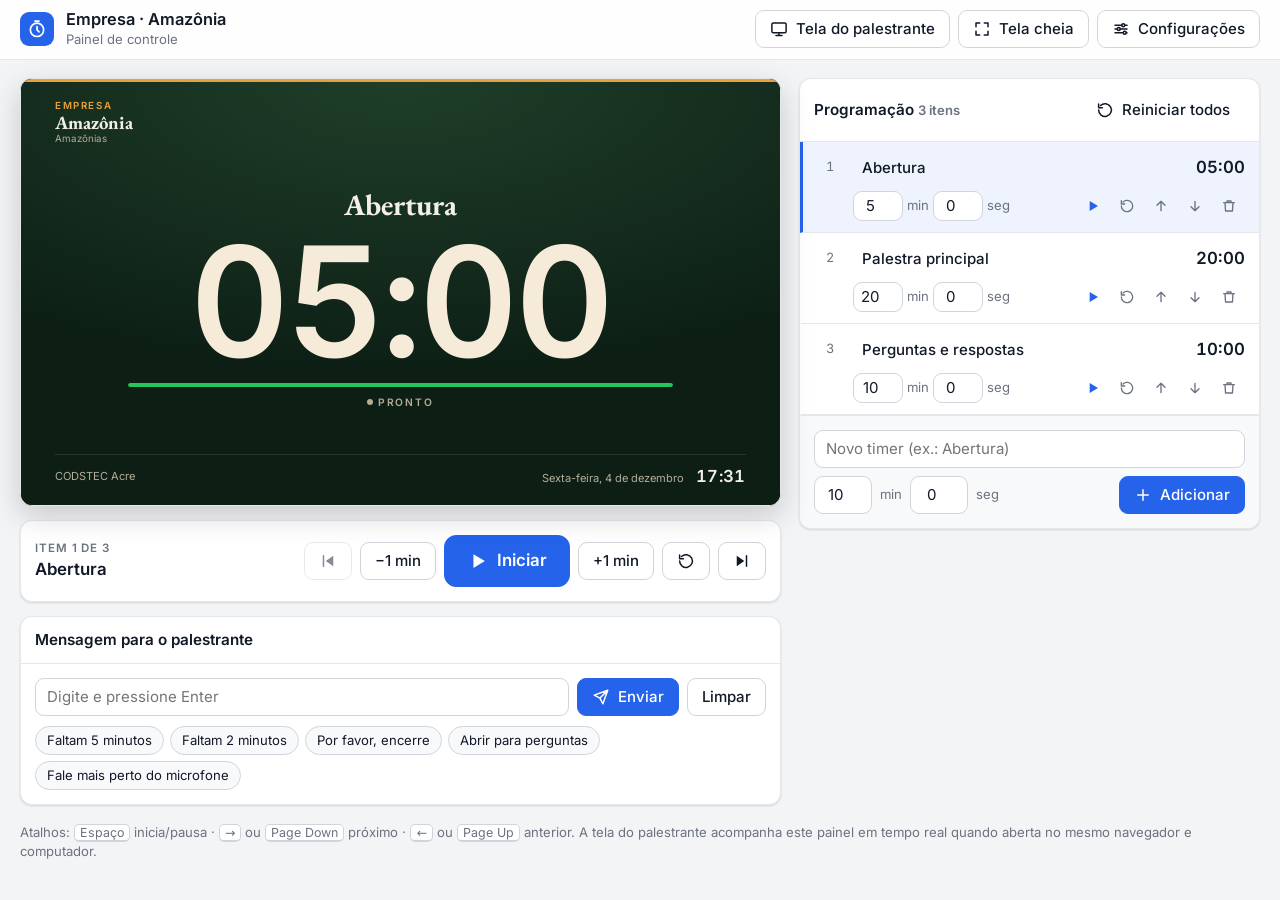
<file: index.html>
<!DOCTYPE html>
<html lang="pt-BR">
<head>
<meta charset="utf-8">
<meta name="viewport" content="width=device-width, initial-scale=1, viewport-fit=cover">
<title>Temporizador de Eventos</title>
<meta name="description" content="Painel de controle de cronômetros para palco, palestras e eventos.">
<link rel="icon" href="assets/favicon.svg" type="image/svg+xml">
<link rel="preload" href="assets/fonts/inter.woff2" as="font" type="font/woff2" crossorigin>
<link rel="stylesheet" href="css/base.css">
<link rel="stylesheet" href="css/tela.css">
<link rel="stylesheet" href="css/painel.css">
</head>
<body>

<header class="app-bar">
  <div class="app-id">
    <div class="app-logo" data-icon="timer"></div>
    <div style="min-width:0">
      <h1 id="hTitle">Temporizador de Eventos</h1>
      <span class="lbl">Painel de controle</span>
    </div>
  </div>
  <div class="app-actions">
    <button class="btn" id="bWin" data-icon="monitor">Tela do palestrante</button>
    <button class="btn" id="bFull" data-icon="expand">Tela cheia</button>
    <button class="btn" id="bCfg" data-icon="settings">Configurações</button>
  </div>
</header>

<div class="alert" id="warnMulti" hidden>Outro painel de controle está aberto neste navegador. Use só um, senão as alterações de um sobrescrevem as do outro.</div>

<main class="layout">
  <!-- Coluna principal: prévia, controles e mensagem -->
  <section class="col">
    <div class="preview scr-host" id="preview"></div>

    <div class="card transport">
      <div class="tp-now">
        <div class="eyebrow" id="tpPos">Item</div>
        <div class="tp-name" id="tpName"></div>
      </div>
      <div class="tp-btns">
        <button class="btn" id="bPrev" title="Anterior (←)" data-icon="prev"></button>
        <button class="btn" id="bMinus" title="Tirar 1 minuto">−1 min</button>
        <button class="btn primary lg" id="bToggle" title="Iniciar / pausar (espaço)"></button>
        <button class="btn" id="bPlus" title="Adicionar 1 minuto">+1 min</button>
        <button class="btn" id="bReset" title="Reiniciar este timer" data-icon="reset"></button>
        <button class="btn" id="bNext" title="Próximo (→)" data-icon="next"></button>
      </div>
    </div>

    <div class="card">
      <div class="card-hd"><h2>Mensagem para o palestrante</h2></div>
      <div class="card-bd">
        <div class="msg-row">
          <input class="inp" id="msgIn" placeholder="Digite e pressione Enter">
          <button class="btn primary" id="bSend" data-icon="send">Enviar</button>
          <button class="btn" id="bClr">Limpar</button>
        </div>
        <div class="chips">
          <button class="chip" type="button">Faltam 5 minutos</button>
          <button class="chip" type="button">Faltam 2 minutos</button>
          <button class="chip" type="button">Por favor, encerre</button>
          <button class="chip" type="button">Abrir para perguntas</button>
          <button class="chip" type="button">Fale mais perto do microfone</button>
        </div>
        <div class="msg-live" id="msgLive" hidden><span class="dot"></span>Na tela agora: <strong id="msgLiveTx"></strong></div>
      </div>
    </div>
  </section>

  <!-- Coluna lateral: programação -->
  <aside class="col">
    <div class="card">
      <div class="card-hd">
        <h2>Programação <span class="lbl" id="count"></span></h2>
        <button class="btn ghost" id="bResetAll" data-icon="reset">Reiniciar todos</button>
      </div>
      <div class="list" id="list"></div>
      <div class="add">
        <input class="inp" id="nName" placeholder="Novo timer (ex.: Abertura)">
        <input class="inp num" id="nMin" type="number" min="0" value="10" aria-label="Minutos"><span class="lbl">min</span>
        <input class="inp num" id="nSec" type="number" min="0" max="59" value="0" aria-label="Segundos"><span class="lbl">seg</span>
        <button class="btn primary" id="bAdd" data-icon="plus">Adicionar</button>
      </div>
    </div>
  </aside>
</main>

<p class="hint">
  Atalhos: <kbd>Espaço</kbd> inicia/pausa · <kbd>→</kbd> ou <kbd>Page Down</kbd> próximo · <kbd>←</kbd> ou <kbd>Page Up</kbd> anterior.
  A tela do palestrante acompanha este painel em tempo real quando aberta no mesmo navegador e computador.
</p>

<!-- Configurações do evento -->
<dialog class="cfg" id="cfgDlg">
  <div class="cfg-hd">
    <h2>Configurações do evento</h2>
    <button class="icon-btn" id="bCfgClose" title="Fechar" data-icon="x"></button>
  </div>
  <div class="cfg-bd">
    <div class="cfg-sec">
      <span class="eyebrow">Identificação</span>
      <div class="fgrid">
        <label for="cOrg">Organização</label>
        <input class="inp" id="cOrg" placeholder="ex.: Sesc Acre">
        <label for="cName">Nome do evento</label>
        <input class="inp" id="cName" placeholder="ex.: Seminário de Cultura 2026">
        <label for="cTag">Subtítulo</label>
        <input class="inp" id="cTag" placeholder="ex.: Auditório principal">
        <label for="cFoot">Rodapé</label>
        <input class="inp" id="cFoot" placeholder="ex.: Rio Branco · Teatro">
        <label for="cLogo">Logo da organização</label>
        <div>
          <div class="logo-row">
            <img class="logo-prev" id="cLogoPrev" alt="Logo atual da organização" hidden>
            <label class="btn" for="cLogo" data-icon="upload">Escolher imagem</label>
            <input id="cLogo" type="file" accept="image/*" hidden>
            <button class="btn danger" id="cLogoRm" type="button" hidden>Remover</button>
          </div>
          <div class="lbl">Aparece no canto superior esquerdo, ao lado do nome.</div>
        </div>
        <label for="cELogo">Logo do evento</label>
        <div>
          <div class="logo-row">
            <img class="logo-prev" id="cELogoPrev" alt="Logo atual do evento" hidden>
            <label class="btn" for="cELogo" data-icon="upload">Escolher imagem</label>
            <input id="cELogo" type="file" accept="image/*" hidden>
            <button class="btn danger" id="cELogoRm" type="button" hidden>Remover</button>
          </div>
          <div class="lbl">Aparece no canto superior direito. Prefira PNG com fundo transparente.</div>
        </div>
      </div>
    </div>

    <div class="cfg-sec">
      <span class="eyebrow">Aparência</span>
      <div class="fgrid">
        <label for="cTheme">Tema</label>
        <select class="inp" id="cTheme"></select>
        <label>Cores</label>
        <div class="colors" id="cColors"></div>
        <label for="cFont">Fonte dos títulos</label>
        <select class="inp" id="cFont"></select>
      </div>
    </div>

    <div class="cfg-sec">
      <span class="eyebrow">Comportamento</span>
      <div class="fgrid">
        <label for="cWarn">Aviso de reta final</label>
        <div class="logo-row"><input class="inp num" id="cWarn" type="number" min="0"> <span class="lbl">segundos antes do fim (fica laranja)</span></div>
        <label>Exibir na tela</label>
        <div class="checks">
          <label><input type="checkbox" id="c-showClock"> Data e hora (rodapé)</label>
          <label><input type="checkbox" id="c-showBar"> Barra de progresso</label>
        </div>
        <label>Ao zerar</label>
        <div class="checks">
          <label><input type="checkbox" id="c-flash"> Piscar a tela</label>
          <label><input type="checkbox" id="c-sound"> Bipe (só no painel)</label>
        </div>
      </div>
    </div>
  </div>
  <div class="cfg-ft">
    <div class="app-actions">
      <button class="btn" id="bExport" type="button" data-icon="download">Exportar evento</button>
      <button class="btn" id="bImport" type="button" data-icon="upload">Importar evento</button>
      <input id="fImport" type="file" accept=".json,application/json" hidden>
    </div>
    <button class="btn primary" id="bCfgDone" type="button">Concluir</button>
  </div>
</dialog>

<script src="js/utils.js"></script>
<script src="js/config.js"></script>
<script src="js/estado.js"></script>
<script src="js/tela.js"></script>
<script src="js/painel.js"></script>
</body>
</html>
</file>
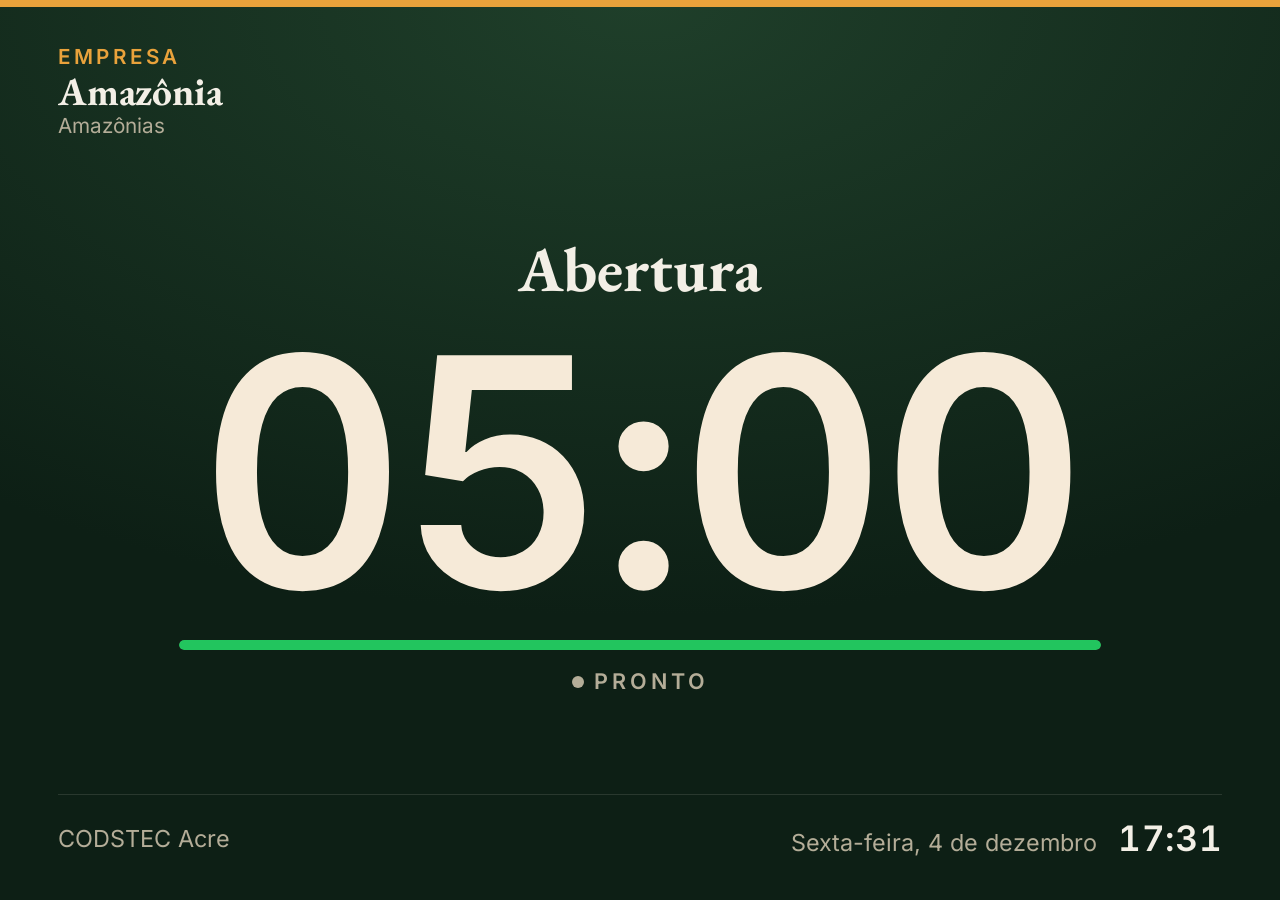
<file: tela.html>
<!DOCTYPE html>
<html lang="pt-BR">
<head>
<meta charset="utf-8">
<meta name="viewport" content="width=device-width, initial-scale=1, viewport-fit=cover">
<title>Tela do palestrante</title>
<link rel="icon" href="assets/favicon.svg" type="image/svg+xml">
<link rel="preload" href="assets/fonts/inter.woff2" as="font" type="font/woff2" crossorigin>
<link rel="stylesheet" href="css/base.css">
<link rel="stylesheet" href="css/tela.css">
</head>
<body class="palestrante">
<div class="scr-host" id="screen" title="Clique para tela cheia"></div>

<script src="js/utils.js"></script>
<script src="js/config.js"></script>
<script src="js/estado.js"></script>
<script src="js/tela.js"></script>
<script src="js/palestrante.js"></script>
</body>
</html>
</file>
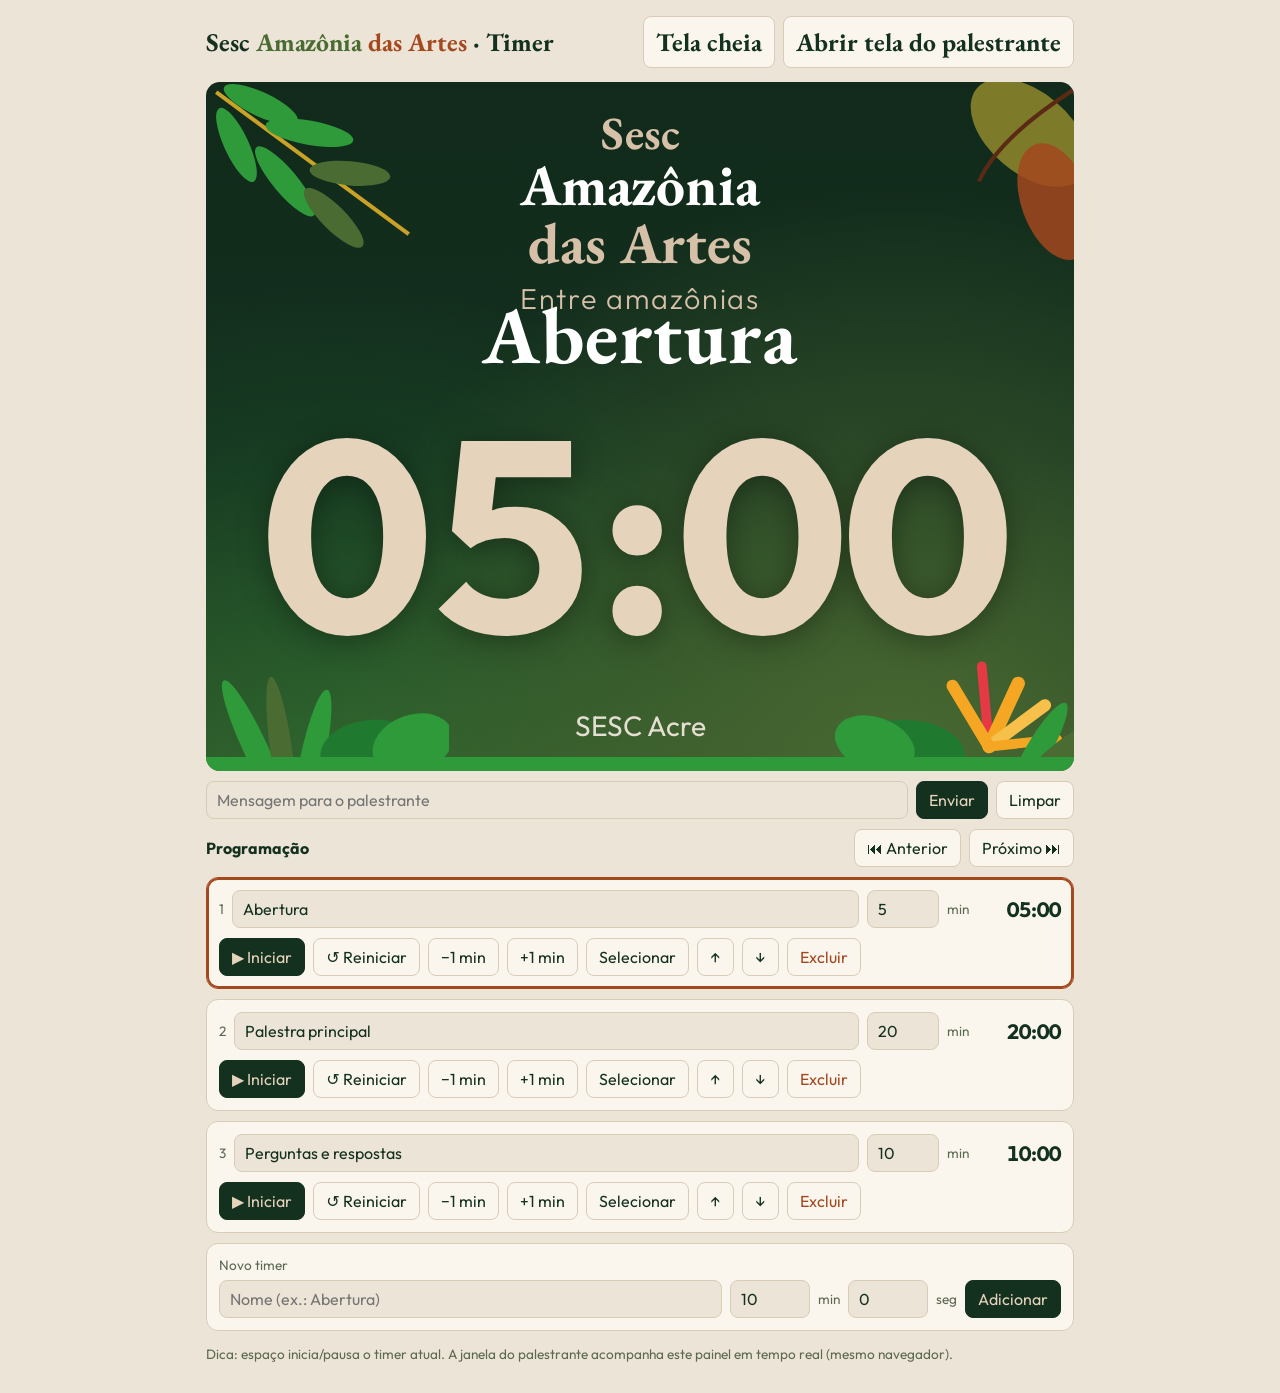
<file: backup/Sesc Amazônia das Artes · Timer (original 2026-11-23).html>
<!DOCTYPE html>
<html lang="pt-BR">
<head>
<meta charset="utf-8">
<meta name="viewport" content="width=device-width, initial-scale=1, viewport-fit=cover">
<title>Sesc Amazônia das Artes · Timer</title>
<link rel="stylesheet" href="https://fonts.googleapis.com/css2?family=EB+Garamond:wght@500;700&family=Outfit:wght@300;400;600&display=swap">
<style>
:root{--bg:#f3f4f6;--card:#fff;--tx:#111827;--mut:#6b7280;--bd:#e5e7eb;--pri:#2563eb;--ok:#16a34a;--warn:#d97706;--bad:#dc2626;--scr:#0b0f19;--scrtx:#fff;
box-sizing:border-box;padding-top:env(safe-area-inset-top,0px);padding-bottom:env(safe-area-inset-bottom,0px);color-scheme:light}
@media (prefers-color-scheme:dark){:root:not([data-theme="light"]){--bg:#0f172a;--card:#1e293b;--tx:#f1f5f9;--mut:#94a3b8;--bd:#334155;--pri:#3b82f6;color-scheme:dark}}
:root[data-theme="dark"]{--bg:#0f172a;--card:#1e293b;--tx:#f1f5f9;--mut:#94a3b8;--bd:#334155;--pri:#3b82f6;color-scheme:dark}
html{scroll-padding-top:env(safe-area-inset-top,0px)}
*{box-sizing:border-box}
body{margin:0;background:var(--bg);color:var(--tx);font-family:system-ui,-apple-system,"Segoe UI",Roboto,sans-serif}
.wrap{max-width:900px;margin:0 auto;padding:16px}
h1{font-size:1.3rem;margin:0 0 14px;display:flex;justify-content:space-between;align-items:center;gap:8px;flex-wrap:wrap}
button,input{font:inherit;color:inherit}
button{border:1px solid var(--bd);background:var(--card);padding:8px 12px;border-radius:8px;cursor:pointer}
button:hover{border-color:var(--pri)}
button.p{background:var(--pri);border-color:var(--pri);color:#fff}
button.d{color:var(--bad)}
input{border:1px solid var(--bd);background:var(--bg);padding:8px 10px;border-radius:8px;min-width:0}
.screen{background:var(--scr);color:var(--scrtx);border-radius:14px;padding:22px 16px;text-align:center;position:relative;overflow:hidden;display:flex;flex-direction:column;justify-content:center;gap:8px;min-height:230px}
.screen .nm{font-size:clamp(1rem,3vw,1.6rem);opacity:.8}
.screen .tm{font-size:clamp(3.5rem,16vw,9rem);font-weight:700;font-variant-numeric:tabular-nums;line-height:1}
.screen .msg{font-size:clamp(1rem,3vw,2rem);background:#fbbf24;color:#111;border-radius:10px;padding:8px 14px;margin:6px auto 0;max-width:90%;font-weight:600}
.screen .bar{position:absolute;left:0;bottom:0;height:8px;background:var(--ok);width:100%;transition:width .3s linear}
.screen.warn .tm{color:#fbbf24}.screen.warn .bar{background:var(--warn)}
.screen.over .tm{color:#f87171}.screen.over .bar{background:var(--bad)}
.screen:fullscreen{border-radius:0;min-height:100vh}
.row{display:flex;gap:8px;flex-wrap:wrap;align-items:center;margin:10px 0}
.card{background:var(--card);border:1px solid var(--bd);border-radius:12px;padding:12px;margin-bottom:10px}
.card.cur{border-color:var(--pri);box-shadow:0 0 0 2px var(--pri) inset}
.card .top{display:flex;gap:8px;align-items:center;flex-wrap:wrap}
.card .top input.n{flex:1;min-width:140px}
.card input.m{width:72px}
.t{font-variant-numeric:tabular-nums;font-weight:700;font-size:1.3rem;min-width:84px;text-align:right}
.t.over{color:var(--bad)}
.lbl{color:var(--mut);font-size:.85rem}
.viewer .wrap>:not(.screen){display:none}
.viewer .wrap{padding:0;max-width:none}
.viewer .screen{border-radius:0;min-height:100vh}
html:root:not(.a):not(.b){--bg:#ece4d6;--card:#faf6ee;--tx:#14301f;--mut:#5d6a52;--bd:#d8ccb6;--pri:#14301f;--ok:#2e9a3a;--warn:#f5a623;--bad:#a3481f;--scr:#14301f;color-scheme:light}
body{font-family:Outfit,system-ui,-apple-system,"Segoe UI",sans-serif}
h1{font-family:"EB Garamond",Georgia,serif;font-size:1.6rem;color:var(--tx)}
h1 .a1{color:#4a6b32}h1 .a2{color:#a3481f}
button.p{background:#14301f;border-color:#14301f;color:#e5d3bb}
button.p:hover{background:#4a6b32;border-color:#4a6b32}
.card.cur{border-color:#a3481f;box-shadow:0 0 0 2px #a3481f inset}
.t.over{color:#a3481f}
.screen{background:radial-gradient(ellipse at 80% 100%,rgba(74,107,50,.95) 0%,rgba(74,107,50,0) 60%),radial-gradient(ellipse at 15% 100%,rgba(46,154,58,.35) 0%,rgba(46,154,58,0) 50%),linear-gradient(180deg,#112a1b 0%,#14301f 55%,#2f4a27 100%);padding:clamp(80px,14vw,150px) 16px clamp(48px,6vw,80px);min-height:360px;gap:10px;isolation:isolate}
.screen>.nm,.screen>.tm,.screen>.msg{position:relative;z-index:2}
.screen .nm{font-family:"EB Garamond",Georgia,serif;font-weight:700;color:#fff;opacity:1;font-size:clamp(1.3rem,4.5vw,3.4rem);letter-spacing:.01em}
.screen .tm{font-family:Outfit,system-ui,sans-serif;font-weight:600;color:#e5d3bb;text-shadow:0 4px 30px rgba(0,0,0,.35);letter-spacing:.02em}
.screen.warn .tm{color:#f5a623}
.screen.over .tm{color:#ff7a5c}
.screen .msg{font-family:Outfit,sans-serif;background:linear-gradient(90deg,#f5a623,#f7c04a);color:#14301f;box-shadow:0 6px 24px rgba(0,0,0,.3);border-left:8px solid #e63946}
.screen .bar{z-index:3;height:10px;background:#2e9a3a}
.screen.warn .bar{background:#f5a623}.screen.over .bar{background:#e63946}
.brand{position:absolute;top:clamp(12px,2.5vw,28px);left:0;right:0;text-align:center;line-height:1;z-index:2;font-family:"EB Garamond",Georgia,serif;font-weight:700;font-size:clamp(1.1rem,3.6vw,2.6rem)}
.brand span{display:block}
.brand .b1{color:#d6c1a8;font-size:.8em}.brand .b2{color:#fff}.brand .b3{color:#d6c1a8}
.brand small{display:block;margin-top:.45em;font-family:Outfit,sans-serif;font-weight:300;font-size:.42em;letter-spacing:.06em;color:#d6c1a8}
.info{position:absolute;bottom:clamp(16px,2.5vw,28px);left:0;right:0;text-align:center;z-index:2;font-family:Outfit,sans-serif;font-weight:300;font-size:clamp(.7rem,1.6vw,1.2rem);color:#e5ded2;padding:0 18%}
.dc{position:absolute;pointer-events:none;z-index:1;width:clamp(90px,19vw,260px)}
.dc.tl{top:-6px;left:-6px}.dc.tr{top:-6px;right:-6px}.dc.bl{bottom:0;left:0}.dc.br{bottom:0;right:0}
.viewer body,body.viewer{background:#14301f}
.screen{min-height:460px;padding-top:clamp(110px,18vw,200px);padding-bottom:clamp(60px,8vw,110px)}
.screen .tm{font-size:clamp(5rem,27vw,17rem);font-weight:700}
.screen .nm{font-size:clamp(1.8rem,7vw,5rem)}
.screen .msg{font-size:clamp(1.4rem,5vw,3.6rem);padding:12px 22px;line-height:1.15}
.brand{font-size:clamp(1.5rem,5vw,3.6rem)}
.brand small{font-size:.5em}
.info{font-size:clamp(.9rem,2.2vw,1.8rem);font-weight:400;padding:0 14%}
.screen .bar{height:14px}
.viewer .screen .tm,.screen:fullscreen .tm{font-size:min(30vw,36vh)}
.viewer .screen .nm,.screen:fullscreen .nm{font-size:min(8vw,9vh)}
.viewer .screen .msg,.screen:fullscreen .msg{font-size:min(6vw,7vh)}
.viewer .brand,.screen:fullscreen .brand{font-size:min(5.5vw,8vh)}
.viewer .info,.screen:fullscreen .info{font-size:min(2.4vw,3.2vh)}
.viewer .screen,.screen:fullscreen{padding-top:min(24vh,22vw);padding-bottom:12vh}
</style>
</head>
<body>
<div class="wrap">
  <h1><span>Sesc <span class="a1">Amazônia</span> <span class="a2">das Artes</span> · Timer</span>
    <span class="row" style="margin:0">
      <button id="bFull">Tela cheia</button>
      <button id="bWin">Abrir tela do palestrante</button>
    </span></h1>

  <div class="screen" id="scr">
<svg class="dc tl" viewBox="0 0 120 120" aria-hidden="true"><g transform="translate(8 8)"><path d="M0 0 L95 70" stroke="#c9a227" stroke-width="2"/><g fill="#2e9a3a"><ellipse cx="22" cy="6" rx="20" ry="6" transform="rotate(25 22 6)"/><ellipse cx="10" cy="26" rx="20" ry="6" transform="rotate(65 10 26)"/><ellipse cx="46" cy="20" rx="22" ry="6" transform="rotate(10 46 20)"/><ellipse cx="34" cy="44" rx="22" ry="6" transform="rotate(50 34 44)"/><ellipse cx="66" cy="40" rx="20" ry="6" transform="rotate(5 66 40)" fill="#4a6b32"/><ellipse cx="58" cy="62" rx="20" ry="6" transform="rotate(45 58 62)" fill="#4a6b32"/></g></g></svg>
<svg class="dc tr" viewBox="0 0 120 120" aria-hidden="true"><ellipse cx="95" cy="28" rx="34" ry="20" transform="rotate(40 95 28)" fill="#7d7a2a"/><ellipse cx="108" cy="62" rx="30" ry="17" transform="rotate(70 108 62)" fill="#a3481f" opacity=".85"/><path d="M118 6 Q80 30 70 52" stroke="#5a2a14" stroke-width="2" fill="none"/></svg>
<svg class="dc bl" viewBox="0 0 200 120" aria-hidden="true"><g fill="#2e9a3a"><ellipse cx="40" cy="100" rx="10" ry="60" transform="rotate(-25 40 100)"/><ellipse cx="62" cy="104" rx="9" ry="62" transform="rotate(-8 62 104)" fill="#4a6b32"/><ellipse cx="88" cy="108" rx="10" ry="56" transform="rotate(12 88 108)"/></g><ellipse cx="140" cy="108" rx="46" ry="30" fill="#1f7a30"/><ellipse cx="170" cy="98" rx="34" ry="24" transform="rotate(-20 170 98)" fill="#2e9a3a"/></svg>
<svg class="dc br" viewBox="0 0 200 120" aria-hidden="true"><ellipse cx="60" cy="108" rx="50" ry="30" fill="#1f7a30"/><ellipse cx="36" cy="98" rx="34" ry="22" transform="rotate(20 36 98)" fill="#2e9a3a"/><g transform="translate(130 100)"><path d="M0 0 L-6 -66" stroke="#e63946" stroke-width="8" stroke-linecap="round"/><path d="M0 0 L24 -52" stroke="#f5a623" stroke-width="11" stroke-linecap="round"/><path d="M0 0 L46 -34" stroke="#f7c04a" stroke-width="10" stroke-linecap="round"/><path d="M0 0 L-30 -50" stroke="#f5a623" stroke-width="10" stroke-linecap="round"/><path d="M0 0 L56 -6" stroke="#f5a623" stroke-width="8" stroke-linecap="round"/></g><g fill="#2e9a3a"><ellipse cx="170" cy="104" rx="10" ry="46" transform="rotate(30 170 104)"/><ellipse cx="186" cy="108" rx="9" ry="40" transform="rotate(50 186 108)" fill="#4a6b32"/></g></svg>
<div class="brand"><span class="b1">Sesc</span><span class="b2">Amazônia</span><span class="b3">das Artes</span><small>Entre amazônias</small></div>
<div class="nm" id="sNm"></div><div class="tm" id="sTm">00:00</div><div class="msg" id="sMsg" hidden></div><div class="info">SESC Acre</div><div class="bar" id="sBar"></div></div>

  <div class="row">
    <input id="msgIn" placeholder="Mensagem para o palestrante" style="flex:1;min-width:200px">
    <button id="bSend" class="p">Enviar</button>
    <button id="bClr">Limpar</button>
  </div>

  <div class="row" style="justify-content:space-between">
    <strong>Programação</strong>
    <span class="row" style="margin:0">
      <button id="bPrev">⏮ Anterior</button>
      <button id="bNext">Próximo ⏭</button>
    </span>
  </div>

  <div id="list"></div>

  <div class="card">
    <div class="lbl" style="margin-bottom:6px">Novo timer</div>
    <div class="row" style="margin:0">
      <input id="nName" placeholder="Nome (ex.: Abertura)" style="flex:1;min-width:160px">
      <input id="nMin" class="m" type="number" min="0" value="10" style="width:80px"> <span class="lbl">min</span>
      <input id="nSec" class="m" type="number" min="0" max="59" value="0" style="width:80px"> <span class="lbl">seg</span>
      <button id="bAdd" class="p">Adicionar</button>
    </div>
  </div>
  <p class="lbl">Dica: espaço inicia/pausa o timer atual. A janela do palestrante acompanha este painel em tempo real (mesmo navegador).</p>
</div>

<script>
(function(){
var KEY='eventtimer.v1';
var S={timers:[],cur:null,msg:''};
var $=function(i){return document.getElementById(i)};
var isViewer=location.hash==='#viewer';
if(isViewer)document.body.classList.add('viewer');

function load(){try{var r=localStorage.getItem(KEY);if(r){var o=JSON.parse(r);if(o&&o.timers)S=o;return true}}catch(e){}return false}
function save(){try{localStorage.setItem(KEY,JSON.stringify(S))}catch(e){}}
function uid(){return 't'+Math.random().toString(36).slice(2,9)}
if(!load()){
  S.timers=[{id:uid(),name:'Abertura',dur:300,left:300,running:false,endAt:0},
            {id:uid(),name:'Palestra principal',dur:1200,left:1200,running:false,endAt:0},
            {id:uid(),name:'Perguntas e respostas',dur:600,left:600,running:false,endAt:0}];
  S.cur=S.timers[0].id;
}
function get(id){return S.timers.filter(function(t){return t.id===id})[0]}
function rem(t){return t.running?(t.endAt-Date.now())/1000:t.left}
function fmt(s){var n=s<0,v=n?Math.ceil(-s):Math.ceil(s),h=Math.floor(v/3600),m=Math.floor(v%3600/60),x=v%60;
  var p=function(a){return(a<10?'0':'')+a};
  return(n?'−':'')+(h?h+':'+p(m):p(m))+':'+p(x)}
function pause(t){if(t.running){t.left=rem(t);t.running=false}}
function start(id){S.timers.forEach(function(t){if(t.id!==id)pause(t)});var t=get(id);if(!t||t.running)return;S.cur=id;t.endAt=Date.now()+t.left*1000;t.running=true;commit()}
function toggle(id){var t=get(id);if(!t)return;if(t.running){pause(t);commit()}else start(id)}
function reset(id){var t=get(id);t.running=false;t.left=t.dur;commit()}
function adjust(id,d){var t=get(id);if(t.running)t.endAt+=d*1000;else t.left+=d;commit()}
function idx(){return S.timers.map(function(t){return t.id}).indexOf(S.cur)}
function go(d){var i=idx()+d;if(i<0||i>=S.timers.length)return;var wasRun=S.cur&&get(S.cur)&&get(S.cur).running;S.timers.forEach(pause);S.cur=S.timers[i].id;if(wasRun)start(S.cur);else commit()}
function commit(){save();renderList();tick()}

function renderList(){
  if(isViewer)return;
  var L=$('list');L.innerHTML='';
  if(!S.timers.length){L.innerHTML='<div class="card lbl">Nenhum timer. Adicione um abaixo.</div>'}
  S.timers.forEach(function(t,i){
    var d=document.createElement('div');d.className='card'+(t.id===S.cur?' cur':'');
    d.innerHTML='<div class="top"><span class="lbl">'+(i+1)+'</span>'+
    '<input class="n" value="">'+
    '<input class="m" type="number" min="1" title="Duração em minutos"><span class="lbl">min</span>'+
    '<span class="t" data-t="'+t.id+'"></span></div>'+
    '<div class="row" style="margin-bottom:0">'+
    '<button class="p" data-a="tg">'+(t.running?'⏸ Pausar':'▶ Iniciar')+'</button>'+
    '<button data-a="rs">↺ Reiniciar</button>'+
    '<button data-a="m1">−1 min</button><button data-a="p1">+1 min</button>'+
    '<button data-a="sel">Selecionar</button>'+
    '<button data-a="up">↑</button><button data-a="dn">↓</button>'+
    '<button class="d" data-a="del">Excluir</button></div>';
    var n=d.querySelector('.n'),m=d.querySelector('.m');
    n.value=t.name;m.value=Math.round(t.dur/60);
    n.onchange=function(){t.name=n.value;save();tick()};
    m.onchange=function(){var v=Math.max(1,parseInt(m.value)||1);var was=t.left===t.dur;t.dur=v*60;if(!t.running&&was)t.left=t.dur;commit()};
    d.querySelectorAll('button').forEach(function(b){b.onclick=function(){act(t.id,b.dataset.a)}});
    L.appendChild(d);
  });
}
function act(id,a){
  var i=S.timers.map(function(t){return t.id}).indexOf(id);
  if(a==='tg')toggle(id);
  else if(a==='rs')reset(id);
  else if(a==='m1')adjust(id,-60);
  else if(a==='p1')adjust(id,60);
  else if(a==='sel'){S.timers.forEach(pause);S.cur=id;commit()}
  else if(a==='up'&&i>0){var x=S.timers.splice(i,1)[0];S.timers.splice(i-1,0,x);commit()}
  else if(a==='dn'&&i<S.timers.length-1){var y=S.timers.splice(i,1)[0];S.timers.splice(i+1,0,y);commit()}
  else if(a==='del'){S.timers.splice(i,1);if(S.cur===id)S.cur=S.timers[0]?S.timers[0].id:null;commit()}
}

function tick(){
  var t=get(S.cur),scr=$('scr');
  if(t){
    var s=rem(t);
    $('sNm').textContent=t.name;$('sTm').textContent=fmt(s);
    var pct=Math.max(0,Math.min(1,s/t.dur));$('sBar').style.width=(pct*100)+'%';
    scr.className='screen'+(s<=0?' over':(s<=60||pct<=.2?' warn':''));
  }else{$('sNm').textContent='';$('sTm').textContent='--:--';$('sBar').style.width='0';scr.className='screen'}
  var mg=$('sMsg');mg.hidden=!S.msg;mg.textContent=S.msg||'';
  if(!isViewer){
    S.timers.forEach(function(x){var e=document.querySelector('[data-t="'+x.id+'"]');if(e){var v=rem(x);e.textContent=fmt(v);e.className='t'+(v<0?' over':'')}});
  }
}

if(!isViewer){
  $('bAdd').onclick=function(){
    var n=$('nName').value.trim()||'Novo timer';
    var d=(parseInt($('nMin').value)||0)*60+(parseInt($('nSec').value)||0);
    if(d<=0)d=60;
    var t={id:uid(),name:n,dur:d,left:d,running:false,endAt:0};
    S.timers.push(t);if(!S.cur)S.cur=t.id;$('nName').value='';commit();
  };
  $('nName').onkeydown=function(e){if(e.key==='Enter')$('bAdd').click()};
  $('bSend').onclick=function(){S.msg=$('msgIn').value.trim();save();tick()};
  $('msgIn').onkeydown=function(e){if(e.key==='Enter')$('bSend').click()};
  $('bClr').onclick=function(){S.msg='';$('msgIn').value='';save();tick()};
  $('bNext').onclick=function(){go(1)};
  $('bPrev').onclick=function(){go(-1)};
  $('bFull').onclick=function(){var s=$('scr');if(s.requestFullscreen)s.requestFullscreen().catch(function(){})};
  $('bWin').onclick=function(){window.open(location.href.split('#')[0]+'#viewer','etviewer','width=1000,height=600')};
  document.addEventListener('keydown',function(e){
    if(e.code==='Space'&&e.target.tagName!=='INPUT'&&S.cur){e.preventDefault();toggle(S.cur)}
  });
}else{
  $('scr').onclick=function(){if(document.fullscreenElement)document.exitFullscreen();else if($('scr').requestFullscreen)$('scr').requestFullscreen().catch(function(){})};
}
window.addEventListener('storage',function(e){if(e.key===KEY&&load()){renderList();tick()}});
window.addEventListener('hashchange',function(){location.reload()});

renderList();tick();
setInterval(tick,200);
})();
</script>
</body>
</html>
</file>
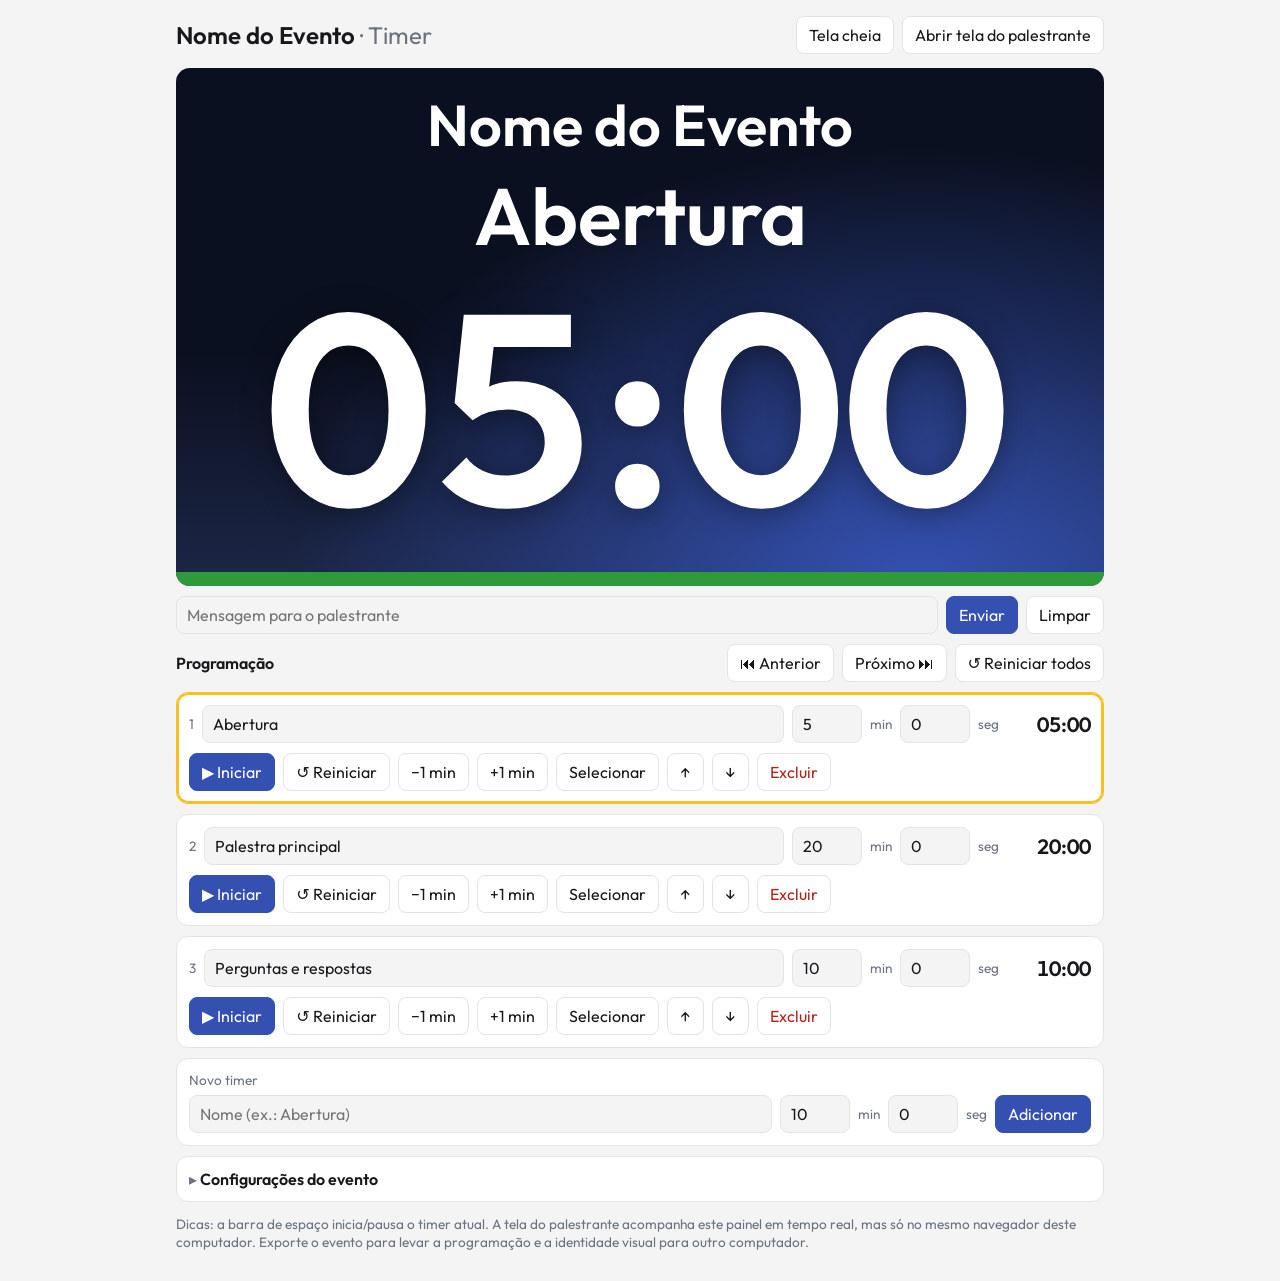
<file: backup/Temporizador de Eventos (arquivo unico v2).html>
<!DOCTYPE html>
<html lang="pt-BR">
<head>
<meta charset="utf-8">
<meta name="viewport" content="width=device-width, initial-scale=1, viewport-fit=cover">
<title>Temporizador de Eventos</title>
<style>
/* ===== Fontes embutidas (funcionam sem internet) ===== */
@font-face{font-family:"EB Garamond";font-style:normal;font-weight:500 700;font-display:swap;src:url([data-uri]) format("woff2")}
@font-face{font-family:"Outfit";font-style:normal;font-weight:300 600;font-display:swap;src:url([data-uri]) format("woff2")}

/* ===== Painel de controle: tokens claro/escuro ===== */
:root{
  --bg:#f4f4f5;--card:#fff;--tx:#18181b;--mut:#6b7280;--bd:#e4e4e7;--bad:#b42318;
  --pri:#14301f;--pri-tx:#fff;--ring:#f5a623;
  --serif:"EB Garamond",Georgia,"Times New Roman",serif;
  --sans:Outfit,system-ui,-apple-system,"Segoe UI",Roboto,sans-serif;
  color-scheme:light;
}
@media (prefers-color-scheme:dark){:root:not([data-theme="light"]){--bg:#0f1115;--card:#1a1d23;--tx:#f1f2f4;--mut:#9aa0aa;--bd:#2e323a;--bad:#f87171;color-scheme:dark}}
:root[data-theme="dark"]{--bg:#0f1115;--card:#1a1d23;--tx:#f1f2f4;--mut:#9aa0aa;--bd:#2e323a;--bad:#f87171;color-scheme:dark}

*{box-sizing:border-box}
body{margin:0;background:var(--bg);color:var(--tx);font-family:var(--sans);
  padding-top:env(safe-area-inset-top,0px);padding-bottom:env(safe-area-inset-bottom,0px)}
.wrap{max-width:960px;margin:0 auto;padding:16px}
.hd{display:flex;justify-content:space-between;align-items:center;gap:8px;flex-wrap:wrap;margin-bottom:14px}
h1{font-size:1.5rem;margin:0;line-height:1.2}
body.f-serif h1{font-family:var(--serif)}
h1 .sub{color:var(--mut);font-weight:400}
button,input,select,textarea{font:inherit;color:inherit}
button{border:1px solid var(--bd);background:var(--card);padding:8px 12px;border-radius:8px;cursor:pointer}
button:hover{border-color:var(--pri)}
button.p{background:var(--pri);border-color:var(--pri);color:var(--pri-tx)}
button.p:hover{filter:brightness(1.15)}
button.d{color:var(--bad)}
input,select,textarea{border:1px solid var(--bd);background:var(--bg);padding:8px 10px;border-radius:8px;min-width:0}
textarea{resize:vertical}
input[type=color]{padding:2px;width:44px;height:36px;cursor:pointer}
input[type=checkbox]{width:18px;height:18px;accent-color:var(--pri)}
.row{display:flex;gap:8px;flex-wrap:wrap;align-items:center;margin:10px 0}
.row.tight{margin:0}
.card{background:var(--card);border:1px solid var(--bd);border-radius:12px;padding:12px;margin-bottom:10px}
.card.cur{border-color:var(--ring);box-shadow:0 0 0 2px var(--ring) inset}
.card .top{display:flex;gap:8px;align-items:center;flex-wrap:wrap}
.card .top input.n{flex:1;min-width:140px}
input.num{width:70px}
.t{font-variant-numeric:tabular-nums;font-weight:600;font-size:1.3rem;min-width:84px;text-align:right;margin-left:auto}
.t.over{color:var(--bad)}
.lbl{color:var(--mut);font-size:.85rem}
.alert{background:#fef3c7;color:#78350f;border:1px solid #f59e0b;border-radius:10px;padding:10px 12px;margin-bottom:10px}
details.card>summary{cursor:pointer;font-weight:600;list-style:none}
details.card>summary::before{content:"▸ ";color:var(--mut)}
details.card[open]>summary::before{content:"▾ "}
.cfg{display:grid;grid-template-columns:170px 1fr;gap:10px 14px;align-items:center;margin-top:12px}
.cfg>label{color:var(--mut);font-size:.9rem}
.cfg .full{grid-column:1/-1}
.colors{display:flex;flex-wrap:wrap;gap:10px 16px}
.colors label{display:flex;align-items:center;gap:6px;font-size:.85rem;color:var(--mut)}
.checks{display:flex;flex-wrap:wrap;gap:8px 20px}
.checks label{display:flex;align-items:center;gap:6px}
@media (max-width:600px){.cfg{grid-template-columns:1fr}.cfg>label{margin-bottom:-6px}}

/* ===== Tela do cronômetro (cores vêm das configurações do evento) ===== */
.screen{
  --s-bg:#14301f;--s-bg2:#2f4a27;--s-glow:#4a6b32;--s-time:#e5d3bb;--s-text:#fff;--s-muted:#d6c1a8;--s-acc:#f5a623;--s-acc-tx:#14301f;
  --ok:#2e9a3a;--warn:#f5a623;--over:#e63946;
  position:relative;overflow:hidden;isolation:isolate;border-radius:14px;text-align:center;
  display:flex;flex-direction:column;gap:clamp(10px,2vh,24px);
  min-height:460px;padding:clamp(14px,2.5vw,28px) 16px clamp(28px,3.5vw,44px);
  color:var(--s-text);font-family:var(--sans);
  background:
    radial-gradient(ellipse at 80% 100%,var(--s-glow) 0%,transparent 60%),
    linear-gradient(180deg,var(--s-bg) 0%,var(--s-bg) 55%,var(--s-bg2) 100%);
}
.screen>.brand,.screen>.mid,.screen>.info{position:relative;z-index:2}
.mid{flex:1;display:flex;flex-direction:column;justify-content:center;gap:10px;min-height:0}
.screen .nm{font-weight:600;font-size:clamp(1.8rem,7vw,5rem);line-height:1.1}
.screen .tm{font-weight:600;color:var(--s-time);font-size:clamp(5rem,27vw,17rem);line-height:1;
  font-variant-numeric:tabular-nums;letter-spacing:.02em;text-shadow:0 4px 30px rgba(0,0,0,.35)}
.screen .msg{font-weight:600;font-size:clamp(1.4rem,5vw,3.6rem);line-height:1.15;
  background:var(--s-acc);color:var(--s-acc-tx);border-left:8px solid var(--over);
  border-radius:10px;padding:12px 22px;margin:6px auto 0;max-width:90%;box-shadow:0 6px 24px rgba(0,0,0,.3)}
.screen .bar{position:absolute;left:0;bottom:0;z-index:3;height:14px;width:100%;background:var(--ok);transition:width .3s linear}
.screen.warn .tm{color:var(--warn)}.screen.warn .bar{background:var(--warn)}
.screen.over .tm{color:#ff7a5c}.screen.over .bar{background:var(--over)}
.screen.f-serif .nm,.screen.f-serif .brand{font-family:var(--serif)}
.screen.f-serif .nm{font-weight:700}

.brand{line-height:1;font-weight:700;font-size:clamp(1.5rem,5vw,3.6rem)}
.brand>*{display:block}
.brand:empty{display:none}
.brand img{max-height:min(16vh,140px);max-width:60%;margin:0 auto .2em;object-fit:contain}
.brand .org{color:var(--s-muted);font-size:.8em}
.brand .ln{color:var(--s-muted)}
.brand .ln.hl{color:var(--s-text)}
.brand small{margin-top:.45em;font-family:var(--sans);font-weight:300;font-size:.5em;letter-spacing:.06em;color:var(--s-muted)}
.info:empty{display:none}
.info{padding:0 14%;
  font-size:clamp(.9rem,2.2vw,1.8rem);color:var(--s-muted)}

.dc{position:absolute;pointer-events:none;z-index:1;width:clamp(90px,19vw,260px)}
.dc.tl{top:-6px;left:-6px}.dc.tr{top:-6px;right:-6px}.dc.bl{bottom:0;left:0}.dc.br{bottom:0;right:0}
.screen.no-deco .dc{display:none}

/* Alerta visual ao zerar e ao chegar mensagem */
.screen::after{content:"";position:absolute;inset:0;z-index:1;background:var(--over);opacity:0;pointer-events:none}
.screen.flash::after{animation:flash .5s ease-in-out 6 alternate}
@keyframes flash{to{opacity:.45}}
.screen .msg.pop{animation:pop .6s ease 3}
@keyframes pop{50%{transform:scale(1.06)}}

/* Tela do palestrante (#viewer) e tela cheia */
body.viewer{background:#000}
body.viewer .wrap{padding:0;max-width:none}
body.viewer .wrap>:not(.screen){display:none}
body.viewer .screen,.screen:fullscreen{border-radius:0;height:100vh;min-height:0;padding:3vh 16px 5vh;cursor:pointer}
body.viewer .screen .tm,.screen:fullscreen .tm{font-size:min(28vw,32vh)}
body.viewer .screen .nm,.screen:fullscreen .nm{font-size:min(8vw,9vh)}
body.viewer .screen .msg,.screen:fullscreen .msg{font-size:min(6vw,7vh)}
body.viewer .brand,.screen:fullscreen .brand{font-size:min(4.5vw,6.5vh)}
body.viewer .info,.screen:fullscreen .info{font-size:min(2.4vw,3.2vh)}
</style>
</head>
<body>
<div class="wrap">
  <div class="hd">
    <h1 id="hTitle">Temporizador</h1>
    <div class="row tight">
      <button id="bFull">Tela cheia</button>
      <button id="bWin">Abrir tela do palestrante</button>
    </div>
  </div>

  <div class="alert" id="warnMulti" hidden>Outro painel de controle está aberto neste navegador. Use só um, senão as alterações de um sobrescrevem as do outro.</div>

  <div class="screen" id="scr">
<svg class="dc tl" viewBox="0 0 120 120" aria-hidden="true"><g transform="translate(8 8)"><path d="M0 0 L95 70" stroke="#c9a227" stroke-width="2"/><g fill="#2e9a3a"><ellipse cx="22" cy="6" rx="20" ry="6" transform="rotate(25 22 6)"/><ellipse cx="10" cy="26" rx="20" ry="6" transform="rotate(65 10 26)"/><ellipse cx="46" cy="20" rx="22" ry="6" transform="rotate(10 46 20)"/><ellipse cx="34" cy="44" rx="22" ry="6" transform="rotate(50 34 44)"/><ellipse cx="66" cy="40" rx="20" ry="6" transform="rotate(5 66 40)" fill="#4a6b32"/><ellipse cx="58" cy="62" rx="20" ry="6" transform="rotate(45 58 62)" fill="#4a6b32"/></g></g></svg>
<svg class="dc tr" viewBox="0 0 120 120" aria-hidden="true"><ellipse cx="95" cy="28" rx="34" ry="20" transform="rotate(40 95 28)" fill="#7d7a2a"/><ellipse cx="108" cy="62" rx="30" ry="17" transform="rotate(70 108 62)" fill="#a3481f" opacity=".85"/><path d="M118 6 Q80 30 70 52" stroke="#5a2a14" stroke-width="2" fill="none"/></svg>
<svg class="dc bl" viewBox="0 0 200 120" aria-hidden="true"><g fill="#2e9a3a"><ellipse cx="40" cy="100" rx="10" ry="60" transform="rotate(-25 40 100)"/><ellipse cx="62" cy="104" rx="9" ry="62" transform="rotate(-8 62 104)" fill="#4a6b32"/><ellipse cx="88" cy="108" rx="10" ry="56" transform="rotate(12 88 108)"/></g><ellipse cx="140" cy="108" rx="46" ry="30" fill="#1f7a30"/><ellipse cx="170" cy="98" rx="34" ry="24" transform="rotate(-20 170 98)" fill="#2e9a3a"/></svg>
<svg class="dc br" viewBox="0 0 200 120" aria-hidden="true"><ellipse cx="60" cy="108" rx="50" ry="30" fill="#1f7a30"/><ellipse cx="36" cy="98" rx="34" ry="22" transform="rotate(20 36 98)" fill="#2e9a3a"/><g transform="translate(130 100)"><path d="M0 0 L-6 -66" stroke="#e63946" stroke-width="8" stroke-linecap="round"/><path d="M0 0 L24 -52" stroke="#f5a623" stroke-width="11" stroke-linecap="round"/><path d="M0 0 L46 -34" stroke="#f7c04a" stroke-width="10" stroke-linecap="round"/><path d="M0 0 L-30 -50" stroke="#f5a623" stroke-width="10" stroke-linecap="round"/><path d="M0 0 L56 -6" stroke="#f5a623" stroke-width="8" stroke-linecap="round"/></g><g fill="#2e9a3a"><ellipse cx="170" cy="104" rx="10" ry="46" transform="rotate(30 170 104)"/><ellipse cx="186" cy="108" rx="9" ry="40" transform="rotate(50 186 108)" fill="#4a6b32"/></g></svg>
    <div class="brand" id="brand"></div>
    <div class="mid">
      <div class="nm" id="sNm"></div>
      <div class="tm" id="sTm">00:00</div>
      <div class="msg" id="sMsg" hidden></div>
    </div>
    <div class="info" id="sInfo"></div>
    <div class="bar" id="sBar"></div>
  </div>

  <div class="row">
    <input id="msgIn" placeholder="Mensagem para o palestrante" style="flex:1;min-width:200px">
    <button id="bSend" class="p">Enviar</button>
    <button id="bClr">Limpar</button>
  </div>

  <div class="row" style="justify-content:space-between">
    <strong>Programação</strong>
    <span class="row tight">
      <button id="bPrev">⏮ Anterior</button>
      <button id="bNext">Próximo ⏭</button>
      <button id="bResetAll">↺ Reiniciar todos</button>
    </span>
  </div>

  <div id="list"></div>

  <div class="card">
    <div class="lbl" style="margin-bottom:6px">Novo timer</div>
    <div class="row tight">
      <input id="nName" placeholder="Nome (ex.: Abertura)" style="flex:1;min-width:160px">
      <input id="nMin" class="num" type="number" min="0" value="10" aria-label="Minutos"> <span class="lbl">min</span>
      <input id="nSec" class="num" type="number" min="0" max="59" value="0" aria-label="Segundos"> <span class="lbl">seg</span>
      <button id="bAdd" class="p">Adicionar</button>
    </div>
  </div>

  <details class="card" id="cfgBox">
    <summary>Configurações do evento</summary>
    <div class="cfg">
      <label for="cOrg">Organização</label>
      <input id="cOrg" placeholder="ex.: Sesc">

      <label for="cName">Nome do evento</label>
      <div>
        <textarea id="cName" rows="2" style="width:100%" placeholder="ex.: Amazônia&#10;das Artes"></textarea>
        <div class="lbl">Cada linha aparece separada na tela. A primeira linha fica em destaque.</div>
      </div>

      <label for="cTag">Subtítulo</label>
      <input id="cTag" placeholder="ex.: Entre amazônias">

      <label for="cFoot">Rodapé</label>
      <input id="cFoot" placeholder="ex.: Sesc Acre · Teatro">

      <label for="cLogo">Logo (opcional)</label>
      <div class="row tight">
        <input id="cLogo" type="file" accept="image/*">
        <button id="cLogoRm" type="button">Remover logo</button>
      </div>

      <label for="cTheme">Tema de cores</label>
      <select id="cTheme"></select>

      <label>Cores da tela</label>
      <div class="colors" id="cColors"></div>

      <label for="cFont">Fonte dos títulos</label>
      <select id="cFont">
        <option value="serif">Serifada (EB Garamond)</option>
        <option value="sans">Sem serifa (Outfit)</option>
      </select>

      <label for="cWarn">Aviso laranja</label>
      <div class="row tight"><input id="cWarn" class="num" type="number" min="0"> <span class="lbl">segundos antes do fim</span></div>

      <label>Opções</label>
      <div class="checks">
        <label><input type="checkbox" id="cDeco"> Ornamentos de folhagem</label>
        <label><input type="checkbox" id="cFlash"> Piscar a tela ao zerar</label>
        <label><input type="checkbox" id="cSound"> Bipe ao zerar (só neste painel)</label>
      </div>

      <label>Arquivo do evento</label>
      <div class="row tight">
        <button id="bExport" type="button">Exportar evento (.json)</button>
        <button id="bImport" type="button">Importar evento…</button>
        <input id="fImport" type="file" accept=".json,application/json" hidden>
      </div>
    </div>
  </details>

  <p class="lbl">Dicas: a barra de espaço inicia/pausa o timer atual. A tela do palestrante acompanha este painel em tempo real, mas só no mesmo navegador deste computador. Exporte o evento para levar a programação e a identidade visual para outro computador.</p>
</div>

<script>
(function(){
'use strict';
var KEY='eventtimer.v2', OLD_KEY='eventtimer.v1';
var $=function(i){return document.getElementById(i)};
var isViewer=location.hash==='#viewer';
if(isViewer)document.body.classList.add('viewer');

/* ---------- Temas e configurações ---------- */
var COLOR_KEYS=[['bg','Fundo (topo)'],['bg2','Fundo (base)'],['glow','Brilho'],['time','Números'],['text','Título'],['muted','Texto secundário'],['acc','Mensagem']];
var PRESETS={
  floresta:{label:'Floresta',deco:true, c:{bg:'#14301f',bg2:'#2f4a27',glow:'#4a6b32',time:'#e5d3bb',text:'#ffffff',muted:'#d6c1a8',acc:'#f5a623'}},
  noite:   {label:'Noite',   deco:false,c:{bg:'#0b1020',bg2:'#1c2747',glow:'#3451b2',time:'#ffffff',text:'#ffffff',muted:'#a9b6d6',acc:'#fbbf24'}},
  grafite: {label:'Grafite', deco:false,c:{bg:'#0a0a0a',bg2:'#262626',glow:'#404040',time:'#ffffff',text:'#ffffff',muted:'#b5b5b5',acc:'#facc15'}},
  vinho:   {label:'Vinho',   deco:false,c:{bg:'#2a0e15',bg2:'#4d1a26',glow:'#7c2d3f',time:'#f6e7d8',text:'#ffffff',muted:'#e2bfae',acc:'#f5a623'}},
  oceano:  {label:'Oceano',  deco:false,c:{bg:'#062a33',bg2:'#0e4a57',glow:'#127a8a',time:'#e8f6f4',text:'#ffffff',muted:'#a8d5d1',acc:'#ffb347'}}
};
function copy(o){return JSON.parse(JSON.stringify(o))}
var DEFAULT_CFG={org:'',name:'Nome do Evento',tagline:'',footer:'',logo:'',theme:'noite',colors:copy(PRESETS.noite.c),
  font:'sans',deco:false,warnSec:60,flash:true,sound:false};
// Configuração usada ao migrar dados da versão antiga (Sesc Amazônia das Artes)
var LEGACY_CFG={org:'Sesc',name:'Amazônia\ndas Artes',tagline:'Entre amazônias',footer:'SESC Acre',logo:'',theme:'floresta',
  colors:copy(PRESETS.floresta.c),font:'serif',deco:true,warnSec:60,flash:true,sound:false};

function normCfg(c){
  var o=copy(DEFAULT_CFG);c=c||{};
  for(var k in o)if(k!=='colors'&&c[k]!==undefined&&typeof c[k]===typeof o[k])o[k]=c[k];
  if(c.colors)COLOR_KEYS.forEach(function(p){if(/^#[0-9a-f]{6}$/i.test(c.colors[p[0]]||''))o.colors[p[0]]=c.colors[p[0]]});
  if(!PRESETS[o.theme]&&o.theme!=='custom')o.theme='custom';
  o.warnSec=Math.max(0,Math.round(o.warnSec)||0);
  return o;
}
function normTimer(t){
  var dur=Math.max(1,Math.round(+t.dur||60));
  return{id:t.id||uid(),name:String(t.name||'Timer'),dur:dur,left:isFinite(+t.left)?+t.left:dur,running:!!t.running,endAt:+t.endAt||0};
}
function uid(){return 't'+Math.random().toString(36).slice(2,9)}
function sampleTimers(){return[{name:'Abertura',dur:300},{name:'Palestra principal',dur:1200},{name:'Perguntas e respostas',dur:600}].map(normTimer)}

/* ---------- Estado e armazenamento ---------- */
var S={cfg:copy(DEFAULT_CFG),timers:[],cur:null,msg:''};
var saveWarned=false;
function load(){
  try{
    var r=localStorage.getItem(KEY);
    if(r){var o=JSON.parse(r);if(o&&Array.isArray(o.timers)){S={cfg:normCfg(o.cfg),timers:o.timers.map(normTimer),cur:o.cur||null,msg:o.msg||''};return true}}
    var old=localStorage.getItem(OLD_KEY);
    if(old){var v=JSON.parse(old);if(v&&Array.isArray(v.timers)){S={cfg:normCfg(LEGACY_CFG),timers:v.timers.map(normTimer),cur:v.cur||null,msg:v.msg||''};save();return true}}
  }catch(e){}
  return false;
}
function save(){
  try{localStorage.setItem(KEY,JSON.stringify(S))}
  catch(e){if(!saveWarned){saveWarned=true;alert('Não foi possível salvar no navegador. Se você adicionou um logo, tente uma imagem menor.')}}
}
if(!load()){S.timers=sampleTimers();S.cur=S.timers[0].id}

/* ---------- Lógica dos timers ---------- */
function get(id){for(var i=0;i<S.timers.length;i++)if(S.timers[i].id===id)return S.timers[i]}
function indexOf(id){for(var i=0;i<S.timers.length;i++)if(S.timers[i].id===id)return i;return -1}
function rem(t){return t.running?(t.endAt-Date.now())/1000:t.left}
function pad(a){return(a<10?'0':'')+a}
function fmt(s){var n=s<0,v=n?Math.ceil(-s):Math.ceil(s),h=Math.floor(v/3600),m=Math.floor(v%3600/60),x=v%60;
  return(n?'−':'')+(h?h+':'+pad(m):pad(m))+':'+pad(x)}
function pause(t){if(t.running){t.left=rem(t);t.running=false}}
function start(id){S.timers.forEach(function(t){if(t.id!==id)pause(t)});var t=get(id);if(!t||t.running)return;S.cur=id;t.endAt=Date.now()+t.left*1000;t.running=true;commit()}
function toggle(id){var t=get(id);if(!t)return;if(t.running){pause(t);commit()}else start(id)}
function reset(id){var t=get(id);if(!t)return;t.running=false;t.left=t.dur;commit()}
function shift(t,d){if(t.running)t.endAt+=d*1000;else t.left+=d}
function adjust(id,d){var t=get(id);if(!t)return;shift(t,d);commit()}
function setDur(t,newDur){newDur=Math.max(1,newDur);shift(t,newDur-t.dur);t.dur=newDur} // mantém o tempo já decorrido
function go(d){var i=indexOf(S.cur)+d;if(i<0||i>=S.timers.length)return;var c=get(S.cur),wasRun=c&&c.running;
  S.timers.forEach(pause);S.cur=S.timers[i].id;if(wasRun)start(S.cur);else commit()}
function commit(){save();renderList();tick()}

/* ---------- Aparência da tela ---------- */
function luminance(hex){var n=parseInt(hex.slice(1),16),c=[n>>16&255,n>>8&255,n&255].map(function(v){v/=255;return v<=.03928?v/12.92:Math.pow((v+.055)/1.055,2.4)});return .2126*c[0]+.7152*c[1]+.0722*c[2]}
function readable(hex){return luminance(hex)>.35?'#111111':'#ffffff'}
function el(tag,cls,text){var e=document.createElement(tag);if(cls)e.className=cls;if(text!=null)e.textContent=text;return e}

function applyCfg(){
  var c=S.cfg,scr=$('scr'),k;
  for(k in c.colors)scr.style.setProperty('--s-'+k,c.colors[k]);
  scr.style.setProperty('--s-acc-tx',readable(c.colors.acc));
  document.documentElement.style.setProperty('--pri',c.colors.glow);
  document.documentElement.style.setProperty('--pri-tx',readable(c.colors.glow));
  document.documentElement.style.setProperty('--ring',c.colors.acc);
  document.body.classList.toggle('f-serif',c.font==='serif');

  var b=$('brand');b.textContent='';
  if(c.logo){var img=el('img');img.src=c.logo;img.alt='';b.appendChild(img)}
  if(c.org.trim())b.appendChild(el('span','org',c.org.trim()));
  c.name.split('\n').map(function(s){return s.trim()}).filter(Boolean).forEach(function(s,i){b.appendChild(el('span','ln'+(i===0?' hl':''),s))});
  if(c.tagline.trim())b.appendChild(el('small','',c.tagline.trim()));
  $('sInfo').textContent=c.footer;

  var full=[c.org.trim(),c.name.replace(/\s*\n\s*/g,' ').trim()].filter(Boolean).join(' ');
  document.title=(full||'Temporizador de Eventos')+' · Timer';
  var h=$('hTitle');h.textContent=full||'Temporizador de Eventos';h.appendChild(el('span','sub',' · Timer'));
}

/* ---------- Lista da programação ---------- */
function isEditing(container){var a=document.activeElement;return !!(a&&container.contains(a)&&/^(INPUT|TEXTAREA|SELECT)$/.test(a.tagName))}

function renderList(){
  if(isViewer)return;
  var L=$('list');L.textContent='';
  if(!S.timers.length){L.appendChild(el('div','card lbl','Nenhum timer. Adicione um abaixo.'));return}
  S.timers.forEach(function(t,i){
    var d=el('div','card'+(t.id===S.cur?' cur':''));
    d.innerHTML='<div class="top"><span class="lbl"></span>'+
      '<input class="n" aria-label="Nome do timer">'+
      '<input class="num m" type="number" min="0" aria-label="Minutos"><span class="lbl">min</span>'+
      '<input class="num s" type="number" min="0" max="59" aria-label="Segundos"><span class="lbl">seg</span>'+
      '<span class="t"></span></div>'+
      '<div class="row" style="margin-bottom:0">'+
      '<button class="p" data-a="tg"></button>'+
      '<button data-a="rs">↺ Reiniciar</button>'+
      '<button data-a="m1">−1 min</button><button data-a="p1">+1 min</button>'+
      '<button data-a="sel">Selecionar</button>'+
      '<button data-a="up" title="Mover para cima">↑</button><button data-a="dn" title="Mover para baixo">↓</button>'+
      '<button class="d" data-a="del">Excluir</button></div>';
    d.querySelector('.top .lbl').textContent=i+1;
    d.querySelector('.t').dataset.t=t.id;
    d.querySelector('[data-a="tg"]').textContent=t.running?'⏸ Pausar':'▶ Iniciar';
    var n=d.querySelector('.n'),m=d.querySelector('.m'),s=d.querySelector('.s');
    n.value=t.name;m.value=Math.floor(t.dur/60);s.value=t.dur%60;
    n.onchange=function(){t.name=n.value;save();tick()};
    m.onchange=s.onchange=function(){setDur(t,(parseInt(m.value,10)||0)*60+Math.min(59,parseInt(s.value,10)||0));commit()};
    d.querySelectorAll('button').forEach(function(b){b.onclick=function(){act(t.id,b.dataset.a)}});
    L.appendChild(d);
  });
}
function act(id,a){
  var i=indexOf(id),t=get(id);if(!t)return;
  if(a==='tg')toggle(id);
  else if(a==='rs')reset(id);
  else if(a==='m1')adjust(id,-60);
  else if(a==='p1')adjust(id,60);
  else if(a==='sel'){S.timers.forEach(pause);S.cur=id;commit()}
  else if(a==='up'&&i>0){S.timers.splice(i-1,0,S.timers.splice(i,1)[0]);commit()}
  else if(a==='dn'&&i<S.timers.length-1){S.timers.splice(i+1,0,S.timers.splice(i,1)[0]);commit()}
  else if(a==='del'){
    if(!confirm('Excluir o timer "'+t.name+'"'+(t.running?' (está rodando agora)':'')+'?'))return;
    S.timers.splice(i,1);
    if(S.cur===id)S.cur=S.timers.length?S.timers[Math.min(i,S.timers.length-1)].id:null;
    commit();
  }
}

/* ---------- Atualização da tela (5x por segundo) ---------- */
var last={id:null,zero:null,msg:null};
function retrigger(node,cls){node.classList.remove(cls);void node.offsetWidth;node.classList.add(cls)}

function tick(){
  var t=get(S.cur),scr=$('scr'),cls='screen'+(S.cfg.font==='serif'?' f-serif':'')+(S.cfg.deco?'':' no-deco');
  if(t){
    var s=rem(t),zero=s<=0;
    $('sNm').textContent=t.name;$('sTm').textContent=fmt(s);
    $('sBar').style.width=(Math.max(0,Math.min(1,s/t.dur))*100)+'%';
    cls+=zero?' over':(s<=S.cfg.warnSec?' warn':'');
    // Chegou a zero agora (não dispara ao abrir a página nem ao trocar de timer)
    if(t.running&&zero&&last.id===t.id&&last.zero===false)onZero();
    last.id=t.id;last.zero=zero;
  }else{
    $('sNm').textContent='';$('sTm').textContent='--:--';$('sBar').style.width='0';last.id=null;
  }
  if(scr.classList.contains('flash'))cls+=' flash';
  scr.className=cls;

  var mg=$('sMsg');mg.hidden=!S.msg;mg.textContent=S.msg||'';
  if(S.msg&&last.msg!==null&&S.msg!==last.msg)retrigger(mg,'pop');
  last.msg=S.msg||'';

  if(!isViewer)S.timers.forEach(function(x){var e=document.querySelector('[data-t="'+x.id+'"]');if(e){var v=rem(x);e.textContent=fmt(v);e.className='t'+(v<0?' over':'')}});
}

var flashTimer=null;
function onZero(){
  var scr=$('scr');
  if(S.cfg.flash){scr.classList.remove('flash');void scr.offsetWidth;scr.classList.add('flash');clearTimeout(flashTimer);flashTimer=setTimeout(function(){scr.classList.remove('flash')},3200)}
  if(S.cfg.sound&&!isViewer)beep();
}

/* ---------- Som (precisa de um clique anterior na página para liberar o áudio) ---------- */
var audio=null;
function unlockAudio(){if(!audio&&(window.AudioContext||window.webkitAudioContext)){try{audio=new(window.AudioContext||window.webkitAudioContext)()}catch(e){}}if(audio&&audio.state==='suspended')audio.resume()}
function beep(){
  if(!audio)return;
  [0,.35,.7].forEach(function(off){
    var o=audio.createOscillator(),g=audio.createGain(),t0=audio.currentTime+off;
    o.type='sine';o.frequency.value=880;o.connect(g);g.connect(audio.destination);
    g.gain.setValueAtTime(.0001,t0);g.gain.exponentialRampToValueAtTime(.4,t0+.02);g.gain.exponentialRampToValueAtTime(.0001,t0+.25);
    o.start(t0);o.stop(t0+.3);
  });
}

/* ---------- Manter a tela ligada ---------- */
var wakeLock=null;
function keepAwake(){
  if(wakeLock||!('wakeLock' in navigator)||document.visibilityState!=='visible')return;
  navigator.wakeLock.request('screen').then(function(l){wakeLock=l;l.addEventListener('release',function(){wakeLock=null})}).catch(function(){});
}
document.addEventListener('visibilitychange',keepAwake);
document.addEventListener('pointerdown',function(){keepAwake();if(!isViewer)unlockAudio()});
keepAwake();

/* ---------- Formulário de configurações ---------- */
function fillCfgForm(){
  var c=S.cfg;
  $('cOrg').value=c.org;$('cName').value=c.name;$('cTag').value=c.tagline;$('cFoot').value=c.footer;
  $('cTheme').value=c.theme;$('cFont').value=c.font;$('cWarn').value=c.warnSec;
  $('cDeco').checked=c.deco;$('cFlash').checked=c.flash;$('cSound').checked=c.sound;
  COLOR_KEYS.forEach(function(p){$('cc-'+p[0]).value=c.colors[p[0]]});
  $('cLogoRm').disabled=!c.logo;
}
function cfgChanged(){save();applyCfg();tick()}

function setupCfgForm(){
  var sel=$('cTheme');
  Object.keys(PRESETS).forEach(function(k){var o=el('option','',PRESETS[k].label);o.value=k;sel.appendChild(o)});
  var oc=el('option','','Personalizado');oc.value='custom';sel.appendChild(oc);
  var box=$('cColors');
  COLOR_KEYS.forEach(function(p){
    var l=el('label'),inp=el('input');inp.type='color';inp.id='cc-'+p[0];
    inp.oninput=function(){S.cfg.colors[p[0]]=inp.value;S.cfg.theme='custom';$('cTheme').value='custom';cfgChanged()};
    l.appendChild(inp);l.appendChild(document.createTextNode(p[1]));box.appendChild(l);
  });
  function bindText(id,key){$(id).oninput=function(){S.cfg[key]=$(id).value;cfgChanged()}}
  bindText('cOrg','org');bindText('cName','name');bindText('cTag','tagline');bindText('cFoot','footer');
  sel.onchange=function(){var p=PRESETS[sel.value];S.cfg.theme=sel.value;if(p){S.cfg.colors=copy(p.c);S.cfg.deco=p.deco}fillCfgForm();cfgChanged()};
  $('cFont').onchange=function(){S.cfg.font=$('cFont').value;cfgChanged()};
  $('cWarn').onchange=function(){S.cfg.warnSec=Math.max(0,parseInt($('cWarn').value,10)||0);$('cWarn').value=S.cfg.warnSec;cfgChanged()};
  $('cDeco').onchange=function(){S.cfg.deco=$('cDeco').checked;cfgChanged()};
  $('cFlash').onchange=function(){S.cfg.flash=$('cFlash').checked;cfgChanged()};
  $('cSound').onchange=function(){S.cfg.sound=$('cSound').checked;if(S.cfg.sound){unlockAudio();beep()}cfgChanged()};

  $('cLogo').onchange=function(){
    var f=this.files[0];this.value='';if(!f)return;
    var rd=new FileReader();
    rd.onload=function(){
      var img=new Image();
      img.onload=function(){
        var max=800,sc=Math.min(1,max/Math.max(img.naturalWidth||max,img.naturalHeight||max));
        var cv=document.createElement('canvas');cv.width=Math.round((img.naturalWidth||max)*sc);cv.height=Math.round((img.naturalHeight||max)*sc);
        cv.getContext('2d').drawImage(img,0,0,cv.width,cv.height);
        S.cfg.logo=cv.toDataURL('image/png');saveWarned=false;fillCfgForm();cfgChanged();
      };
      img.onerror=function(){alert('Não foi possível ler esta imagem.')};
      img.src=rd.result;
    };
    rd.readAsDataURL(f);
  };
  $('cLogoRm').onclick=function(){S.cfg.logo='';fillCfgForm();cfgChanged()};

  $('bExport').onclick=function(){
    var data={app:'temporizador-eventos',version:2,cfg:S.cfg,
      timers:S.timers.map(function(t){return{name:t.name,dur:t.dur}})};
    var slug=(S.cfg.org+' '+S.cfg.name).normalize('NFD').replace(/[̀-ͯ]/g,'').toLowerCase().replace(/[^a-z0-9]+/g,'-').replace(/^-|-$/g,'')||'evento';
    var a=document.createElement('a');
    a.href=URL.createObjectURL(new Blob([JSON.stringify(data,null,2)],{type:'application/json'}));
    a.download=slug+'.json';document.body.appendChild(a);a.click();a.remove();
    setTimeout(function(){URL.revokeObjectURL(a.href)},1000);
  };
  $('bImport').onclick=function(){$('fImport').click()};
  $('fImport').onchange=function(){
    var f=this.files[0];this.value='';if(!f)return;
    var rd=new FileReader();
    rd.onload=function(){
      var o;try{o=JSON.parse(rd.result)}catch(e){alert('Arquivo inválido: não é um JSON.');return}
      if(!o||!Array.isArray(o.timers)){alert('Arquivo inválido: não contém uma programação de timers.');return}
      if(!confirm('Substituir a programação e as configurações atuais pelas do arquivo "'+f.name+'"?'))return;
      S.cfg=normCfg(o.cfg);S.timers=o.timers.map(function(t){return normTimer({name:t.name,dur:t.dur})});
      S.cur=S.timers.length?S.timers[0].id:null;S.msg='';$('msgIn').value='';
      fillCfgForm();applyCfg();commit();
    };
    rd.readAsText(f);
  };
}

/* ---------- Avisar se houver dois painéis de controle abertos ---------- */
function setupPanelCheck(){
  if(!('BroadcastChannel' in window))return;
  try{
    var bc=new BroadcastChannel('temporizador-eventos-painel');
    bc.onmessage=function(e){
      if(e.data==='hello'){bc.postMessage('here');$('warnMulti').hidden=false}
      else if(e.data==='here')$('warnMulti').hidden=false;
      else if(e.data==='bye')$('warnMulti').hidden=true;
    };
    bc.postMessage('hello');
    window.addEventListener('pagehide',function(){bc.postMessage('bye')});
  }catch(e){}
}

/* ---------- Eventos ---------- */
if(!isViewer){
  setupCfgForm();fillCfgForm();setupPanelCheck();
  $('bAdd').onclick=function(){
    var n=$('nName').value.trim()||'Novo timer';
    var d=(parseInt($('nMin').value,10)||0)*60+Math.min(59,parseInt($('nSec').value,10)||0);
    var t=normTimer({name:n,dur:d>0?d:60});
    S.timers.push(t);if(!S.cur)S.cur=t.id;$('nName').value='';commit();
  };
  $('nName').onkeydown=function(e){if(e.key==='Enter')$('bAdd').click()};
  $('bSend').onclick=function(){S.msg=$('msgIn').value.trim();save();tick()};
  $('msgIn').onkeydown=function(e){if(e.key==='Enter')$('bSend').click()};
  $('bClr').onclick=function(){S.msg='';$('msgIn').value='';save();tick()};
  $('bNext').onclick=function(){go(1)};
  $('bPrev').onclick=function(){go(-1)};
  $('bResetAll').onclick=function(){
    if(!confirm('Reiniciar todos os timers e voltar para o primeiro?'))return;
    S.timers.forEach(function(t){t.running=false;t.left=t.dur});S.cur=S.timers.length?S.timers[0].id:null;commit();
  };
  $('bFull').onclick=function(){var s=$('scr');if(s.requestFullscreen)s.requestFullscreen().catch(function(){})};
  $('bWin').onclick=function(){window.open(location.href.split('#')[0]+'#viewer','etviewer','width=1000,height=600')};
  // Espaço inicia/pausa (sem também "clicar" no botão que estiver em foco)
  var typing=function(e){return /^(INPUT|TEXTAREA|SELECT)$/.test(e.target.tagName)||e.target.isContentEditable};
  document.addEventListener('keydown',function(e){if(e.code==='Space'&&!typing(e)){e.preventDefault();if(!e.repeat&&S.cur)toggle(S.cur)}});
  document.addEventListener('keyup',function(e){if(e.code==='Space'&&!typing(e))e.preventDefault()});
}else{
  $('scr').onclick=function(){if(document.fullscreenElement)document.exitFullscreen();else if($('scr').requestFullscreen)$('scr').requestFullscreen().catch(function(){})};
}

// Sincronização entre janelas do mesmo navegador
window.addEventListener('storage',function(e){
  if(e.key!==KEY||!load())return;
  applyCfg();
  if(!isViewer){
    if(!isEditing($('list')))renderList();
    if(!isEditing($('cfgBox')))fillCfgForm();
  }
  tick();
});
window.addEventListener('hashchange',function(){location.reload()});

applyCfg();renderList();tick();
setInterval(tick,200);
})();
</script>
</body>
</html>
</file>
<file: css/base.css>
/* =========================================================
   Base: fontes, tokens de cor e reset
   Usado por index.html (painel) e tela.html (palestrante)
   ========================================================= */

@font-face{font-family:"Inter";font-style:normal;font-weight:400 700;font-display:swap;src:url("../assets/fonts/inter.woff2") format("woff2")}
@font-face{font-family:"Outfit";font-style:normal;font-weight:300 600;font-display:swap;src:url("../assets/fonts/outfit.woff2") format("woff2")}
@font-face{font-family:"EB Garamond";font-style:normal;font-weight:500 700;font-display:swap;src:url("../assets/fonts/eb-garamond.woff2") format("woff2")}

:root{
  /* Famílias de fonte */
  --f-inter:Inter,system-ui,-apple-system,"Segoe UI",Roboto,sans-serif;
  --f-outfit:Outfit,var(--f-inter);
  --f-serif:"EB Garamond",Georgia,"Times New Roman",serif;

  /* Painel de controle (tema claro) */
  --bg:#f3f4f6;
  --surface:#ffffff;
  --surface-2:#f8f9fb;
  --tx:#111827;
  --mut:#6b7280;
  --bd:#e5e7eb;
  --bd-strong:#d1d5db;
  --pri:#2563eb;
  --pri-tx:#ffffff;
  --ok:#16a34a;
  --warn:#d97706;
  --bad:#dc2626;
  --shadow:0 1px 2px rgba(16,24,40,.06),0 1px 3px rgba(16,24,40,.08);
  --radius:12px;
  color-scheme:light;
}
@media (prefers-color-scheme:dark){
  :root:not([data-theme="light"]){
    --bg:#0c0d10;--surface:#16181d;--surface-2:#1c1f25;--tx:#eef0f3;--mut:#9097a3;
    --bd:#262a31;--bd-strong:#343943;--pri:#3b82f6;--bad:#f87171;--warn:#fbbf24;--ok:#4ade80;
    --shadow:0 1px 2px rgba(0,0,0,.4);
    color-scheme:dark;
  }
}
:root[data-theme="dark"]{
  --bg:#0c0d10;--surface:#16181d;--surface-2:#1c1f25;--tx:#eef0f3;--mut:#9097a3;
  --bd:#262a31;--bd-strong:#343943;--pri:#3b82f6;--bad:#f87171;--warn:#fbbf24;--ok:#4ade80;
  --shadow:0 1px 2px rgba(0,0,0,.4);
  color-scheme:dark;
}

*,*::before,*::after{box-sizing:border-box}
html,body{margin:0}
body{background:var(--bg);color:var(--tx);font-family:var(--f-inter);font-size:15px;line-height:1.45;
  -webkit-font-smoothing:antialiased}
button,input,select,textarea{font:inherit;color:inherit}
svg.ic{width:18px;height:18px;flex:none;fill:none;stroke:currentColor;stroke-width:2;stroke-linecap:round;stroke-linejoin:round}
[hidden]{display:none!important}
</file>
<file: css/tela.css>
/* =========================================================
   Tela do cronômetro (prévia no painel e tela do palestrante)
   Todas as medidas usam unidades de contêiner (cqw/cqh), então
   a prévia e a tela cheia ficam com as mesmas proporções.
   As cores --s-* vêm das configurações do evento (js/tela.js).
   ========================================================= */

.scr-host{container-type:size;position:relative;width:100%;aspect-ratio:16/9;background:#000;overflow:hidden}

.scr{
  --s-bg:#0e0f12;--s-bg2:#1c1f26;--s-text:#f4f5f7;--s-muted:#8b919c;--s-time:#ffffff;--s-acc:#f5b301;--s-acc-tx:#111;
  --s-ok:#22c55e;--s-warn:#f59e0b;--s-over:#ef4444;
  --s-title:var(--f-inter);
  position:absolute;inset:0;overflow:hidden;isolation:isolate;
  display:flex;flex-direction:column;
  padding:5cqh 4.5cqw 4cqh;
  color:var(--s-text);font-family:var(--f-inter);
  background:radial-gradient(120% 95% at 50% 0%,var(--s-bg2) 0%,var(--s-bg) 72%);
}
.scr.f-outfit{--s-title:var(--f-outfit)}
.scr.f-serif{--s-title:var(--f-serif)}

/* Faixa de destaque no topo */
.scr::before{content:"";position:absolute;left:0;right:0;top:0;height:.8cqh;background:var(--s-acc);z-index:3}
/* Camada usada no alerta de tempo esgotado */
.scr::after{content:"";position:absolute;inset:0;background:var(--s-over);opacity:0;pointer-events:none;z-index:1}
.scr>*{position:relative;z-index:2}

/* ---------- Cabeçalho: marca + relógio ---------- */
.scr-top{display:flex;align-items:flex-start;justify-content:space-between;gap:3cqw;min-height:9cqh}
.scr-brand{display:flex;align-items:center;gap:2.2cqw;min-width:0}
.scr-logo{height:10cqh;max-width:22cqw;object-fit:contain;flex:none}
.scr-brand-tx{min-width:0;line-height:1.15}
.scr-org{font-size:2.3cqh;font-weight:600;letter-spacing:.16em;text-transform:uppercase;color:var(--s-acc)}
.scr-event{font-family:var(--s-title);font-size:4.4cqh;font-weight:600;color:var(--s-text);white-space:nowrap;overflow:hidden;text-overflow:ellipsis}
.scr.f-serif .scr-event{font-weight:700}
.scr-tag{font-size:2.3cqh;color:var(--s-muted)}
.scr-elogo{height:12cqh;max-width:28cqw;object-fit:contain;object-position:right center;flex:none}

/* ---------- Centro: nome, tempo, progresso, status ---------- */
.scr-mid{flex:1;min-height:0;display:flex;flex-direction:column;align-items:center;justify-content:center;text-align:center;gap:1.8cqh}
.scr-name{font-family:var(--s-title);font-size:min(7cqh,5.2cqw);font-weight:600;line-height:1.1;max-width:90cqw;color:var(--s-text)}
.scr.f-serif .scr-name{font-weight:700}
.scr-time{font-size:min(36cqh,25cqw);font-weight:600;line-height:.95;letter-spacing:-.02em;color:var(--s-time);
  font-variant-numeric:tabular-nums;font-feature-settings:"tnum" 1;transition:color .3s}
.scr-progress{width:min(72cqw,128cqh);height:1.1cqh;border-radius:99px;overflow:hidden;
  background:color-mix(in srgb,var(--s-text) 14%,transparent)}
.scr-bar{height:100%;width:100%;border-radius:inherit;background:var(--s-ok);transition:width .3s linear,background-color .3s}
.scr-status{display:inline-flex;align-items:center;gap:1.1cqh;font-size:2.4cqh;font-weight:600;letter-spacing:.18em;
  text-transform:uppercase;color:var(--s-muted)}
.scr-status .dot{width:1.4cqh;height:1.4cqh;border-radius:50%;background:currentColor}

.scr.is-running .scr-status{color:var(--s-ok)}
.scr.is-running .scr-status .dot{animation:scr-pulse 1.6s ease-in-out infinite}
.scr.is-warn .scr-time,.scr.is-warn .scr-status{color:var(--s-warn)}
.scr.is-warn .scr-bar{background:var(--s-warn)}
.scr.is-over .scr-time,.scr.is-over .scr-status{color:var(--s-over)}
.scr.is-over .scr-bar{background:var(--s-over)}
.scr.no-bar .scr-progress{visibility:hidden}

/* ---------- Mensagem ao palestrante ---------- */
.scr-msg{align-self:center;max-width:88cqw;margin-bottom:2.5cqh;display:flex;align-items:center;gap:2cqw;
  padding:1.8cqh 3cqw;border-radius:1.6cqh;background:var(--s-acc);color:var(--s-acc-tx);
  box-shadow:0 1.5cqh 5cqh rgba(0,0,0,.35)}
.scr-msg-lbl{font-size:2cqh;font-weight:700;letter-spacing:.16em;text-transform:uppercase;opacity:.75;flex:none}
.scr-msg-tx{font-size:min(6.2cqh,4.4cqw);font-weight:600;line-height:1.15}

/* ---------- Rodapé: informação do evento (esq.) + data e hora (dir.) ---------- */
.scr-foot{display:flex;align-items:center;justify-content:space-between;gap:3cqw;font-size:2.6cqh;color:var(--s-muted);
  border-top:1px solid color-mix(in srgb,var(--s-text) 12%,transparent);padding-top:2cqh}
.scr-info{min-width:0;white-space:nowrap;overflow:hidden;text-overflow:ellipsis}
.scr-clock{display:flex;align-items:baseline;gap:1.6cqw;margin-left:auto;flex:none}
.scr-date{color:var(--s-muted)}
.scr-hour{font-size:1.5em;font-weight:600;color:var(--s-text);font-variant-numeric:tabular-nums;letter-spacing:.02em}

/* ---------- Animações ---------- */
.scr.flash::after{animation:scr-flash .5s ease-in-out 6 alternate}
.scr-msg.pop{animation:scr-pop .6s ease 3}
@keyframes scr-flash{to{opacity:.4}}
@keyframes scr-pop{50%{transform:scale(1.05)}}
@keyframes scr-pulse{50%{opacity:.35}}
@media (prefers-reduced-motion:reduce){.scr *,.scr::after{animation:none!important;transition:none!important}}

/* ---------- Tela cheia ---------- */
.scr-host:fullscreen{aspect-ratio:auto;width:100vw;height:100vh}
.scr-host.idle{cursor:none}

/* ---------- Página tela.html (tela do palestrante) ---------- */
body.palestrante{background:#000;overflow:hidden}
body.palestrante .scr-host{aspect-ratio:auto;width:100vw;height:100vh;cursor:pointer}
body.palestrante .scr-host.idle{cursor:none}
</file>
<file: css/painel.css>
/* =========================================================
   Painel de controle (index.html)
   ========================================================= */

/* ---------- Controles genéricos ---------- */
.btn{display:inline-flex;align-items:center;justify-content:center;gap:8px;height:38px;padding:0 14px;
  border:1px solid var(--bd-strong);background:var(--surface);border-radius:9px;cursor:pointer;
  font-weight:500;white-space:nowrap;transition:background-color .15s,border-color .15s,color .15s}
.btn:hover{background:var(--surface-2);border-color:var(--mut)}
.btn:focus-visible,.inp:focus-visible,.icon-btn:focus-visible{outline:2px solid var(--pri);outline-offset:2px}
.btn:disabled{opacity:.5;cursor:default}
.btn.primary{background:var(--pri);border-color:var(--pri);color:var(--pri-tx)}
.btn.primary:hover{filter:brightness(1.08)}
.btn.ghost{background:transparent;border-color:transparent}
.btn.ghost:hover{background:var(--surface-2)}
.btn.danger{color:var(--bad)}
.btn.lg{height:52px;padding:0 22px;font-size:1.05rem;font-weight:600;border-radius:12px}
.btn.lg svg.ic{width:22px;height:22px}
.icon-btn{display:inline-flex;align-items:center;justify-content:center;width:32px;height:32px;border-radius:8px;
  border:1px solid transparent;background:transparent;color:var(--mut);cursor:pointer}
.icon-btn:hover{background:var(--surface-2);color:var(--tx);border-color:var(--bd)}
.icon-btn.danger:hover{color:var(--bad)}
.icon-btn.play{color:var(--pri)}
.icon-btn svg.ic{width:16px;height:16px}

.inp{height:38px;border:1px solid var(--bd-strong);background:var(--surface);border-radius:9px;padding:0 11px;min-width:0}
textarea.inp{height:auto;padding:8px 11px;resize:vertical}
select.inp{padding-right:6px}
.inp.num{width:58px;text-align:center;padding:0 4px}
input[type=color].inp{width:42px;padding:3px;cursor:pointer}
input[type=checkbox]{width:17px;height:17px;accent-color:var(--pri);margin:0}
.lbl{color:var(--mut);font-size:.82rem}
.eyebrow{color:var(--mut);font-size:.72rem;font-weight:600;letter-spacing:.08em;text-transform:uppercase}

.card{background:var(--surface);border:1px solid var(--bd);border-radius:var(--radius);box-shadow:var(--shadow)}
.card-hd{display:flex;align-items:center;justify-content:space-between;gap:8px;padding:12px 14px;border-bottom:1px solid var(--bd)}
.card-hd h2{margin:0;font-size:.95rem;font-weight:600}
.card-bd{padding:14px}

/* ---------- Barra superior ---------- */
.app-bar{position:sticky;top:0;z-index:10;display:flex;align-items:center;justify-content:space-between;gap:12px;flex-wrap:wrap;
  padding:10px 20px;background:color-mix(in srgb,var(--surface) 88%,transparent);backdrop-filter:blur(10px);border-bottom:1px solid var(--bd)}
.app-id{display:flex;align-items:center;gap:12px;min-width:0}
.app-logo{width:34px;height:34px;border-radius:9px;display:grid;place-items:center;background:var(--pri);color:#fff;flex:none}
.app-logo svg.ic{width:20px;height:20px}
.app-id h1{margin:0;font-size:1.02rem;font-weight:600;line-height:1.2;white-space:nowrap;overflow:hidden;text-overflow:ellipsis}
.app-id .lbl{display:block}
.app-actions{display:flex;gap:8px;flex-wrap:wrap}

.alert{margin:14px 20px 0;padding:10px 14px;border-radius:10px;border:1px solid #f59e0b;background:#fffbeb;color:#78350f;font-size:.9rem}

/* ---------- Layout em duas colunas ---------- */
.layout{display:grid;grid-template-columns:minmax(0,1.65fr) minmax(320px,1fr);gap:18px;padding:18px 20px;max-width:1500px;margin:0 auto}
.col{display:flex;flex-direction:column;gap:14px;min-width:0}
@media (max-width:1000px){.layout{grid-template-columns:1fr}}

.preview{border-radius:var(--radius);overflow:hidden;box-shadow:0 10px 30px rgba(0,0,0,.18);border:1px solid var(--bd)}

/* ---------- Controles do timer atual ---------- */
.transport{display:flex;align-items:center;justify-content:space-between;gap:14px;flex-wrap:wrap;padding:14px}
.tp-now{min-width:0;flex:1 1 180px}
.tp-name{font-weight:600;font-size:1.05rem;white-space:nowrap;overflow:hidden;text-overflow:ellipsis}
.tp-btns{display:flex;align-items:center;gap:8px;flex-wrap:wrap}

/* ---------- Mensagem ---------- */
.msg-row{display:flex;gap:8px}
.msg-row .inp{flex:1}
.chips{display:flex;flex-wrap:wrap;gap:6px;margin-top:10px}
.chip{border:1px solid var(--bd-strong);background:var(--surface-2);border-radius:99px;padding:4px 11px;font-size:.82rem;cursor:pointer}
.chip:hover{border-color:var(--pri);color:var(--pri)}
.msg-live{display:flex;align-items:center;gap:8px;margin-top:10px;font-size:.85rem;color:var(--warn)}
.msg-live .dot{width:8px;height:8px;border-radius:50%;background:currentColor}

/* ---------- Programação ---------- */
.list{display:flex;flex-direction:column}
.it{display:grid;grid-template-columns:26px minmax(0,1fr) auto;gap:6px 10px;align-items:center;padding:10px 14px;
  border-bottom:1px solid var(--bd);border-left:3px solid transparent;cursor:pointer}
.it:hover{background:var(--surface-2)}
.it.cur{background:color-mix(in srgb,var(--pri) 8%,var(--surface));border-left-color:var(--pri)}
.it-n{font-size:.8rem;color:var(--mut);font-variant-numeric:tabular-nums;text-align:center}
.it-name{height:32px;border-color:transparent;background:transparent;font-weight:500;padding:0 8px}
.it-name:hover{border-color:var(--bd-strong)}
.it-name:focus{background:var(--surface);border-color:var(--bd-strong)}
.it-rem{font-variant-numeric:tabular-nums;font-weight:600;font-size:1.05rem}
.it-rem.over{color:var(--bad)}
.it-rem.run{color:var(--ok)}
.it-row2{grid-column:2/-1;display:flex;align-items:center;justify-content:space-between;gap:8px}
.it-dur{display:flex;align-items:center;gap:4px}
.it-dur .inp.num{height:30px;width:50px}
.it-act{display:flex;gap:2px}
.list-empty{padding:22px 14px;text-align:center;color:var(--mut)}

.add{display:flex;gap:8px;flex-wrap:wrap;align-items:center;padding:14px;border-top:1px solid var(--bd);background:var(--surface-2);
  border-radius:0 0 var(--radius) var(--radius)}
.add #nName{flex:1 1 100%}
.add #bAdd{margin-left:auto}

.hint{color:var(--mut);font-size:.82rem;padding:0 20px 24px;max-width:1500px;margin:0 auto}
kbd{font:inherit;font-size:.78rem;border:1px solid var(--bd-strong);border-bottom-width:2px;border-radius:5px;padding:0 5px;background:var(--surface)}

/* ---------- Janela de configurações ---------- */
dialog.cfg{width:min(720px,calc(100vw - 32px));max-height:calc(100vh - 40px);padding:0;border:1px solid var(--bd);border-radius:16px;
  background:var(--surface);color:var(--tx);box-shadow:0 24px 60px rgba(0,0,0,.35)}
dialog.cfg::backdrop{background:rgba(10,12,16,.55)}
.cfg-hd,.cfg-ft{display:flex;align-items:center;justify-content:space-between;gap:10px;padding:14px 18px}
.cfg-hd{border-bottom:1px solid var(--bd)}
.cfg-hd h2{margin:0;font-size:1.05rem}
.cfg-ft{border-top:1px solid var(--bd);flex-wrap:wrap}
.cfg-bd{padding:6px 18px 18px;overflow:auto;max-height:calc(100vh - 180px)}
.cfg-sec{margin-top:16px}
.cfg-sec>.eyebrow{display:block;margin-bottom:10px}
.fgrid{display:grid;grid-template-columns:160px minmax(0,1fr);gap:10px 14px;align-items:center}
.fgrid>label{color:var(--mut);font-size:.88rem}
.fgrid .full{grid-column:1/-1}
.colors{display:grid;grid-template-columns:repeat(auto-fill,minmax(180px,1fr));gap:8px 14px}
.colors label{display:flex;align-items:center;gap:8px;font-size:.86rem;color:var(--mut)}
.checks{display:grid;grid-template-columns:repeat(auto-fill,minmax(200px,1fr));gap:8px 14px}
.checks label{display:flex;align-items:center;gap:8px;font-size:.92rem}
.logo-row{display:flex;align-items:center;gap:10px;flex-wrap:wrap}
.logo-prev{height:38px;max-width:120px;object-fit:contain;border:1px solid var(--bd);border-radius:8px;padding:3px;background:var(--surface-2)}
@media (max-width:600px){.fgrid{grid-template-columns:1fr}.fgrid>label{margin-bottom:-4px}}
</file>
